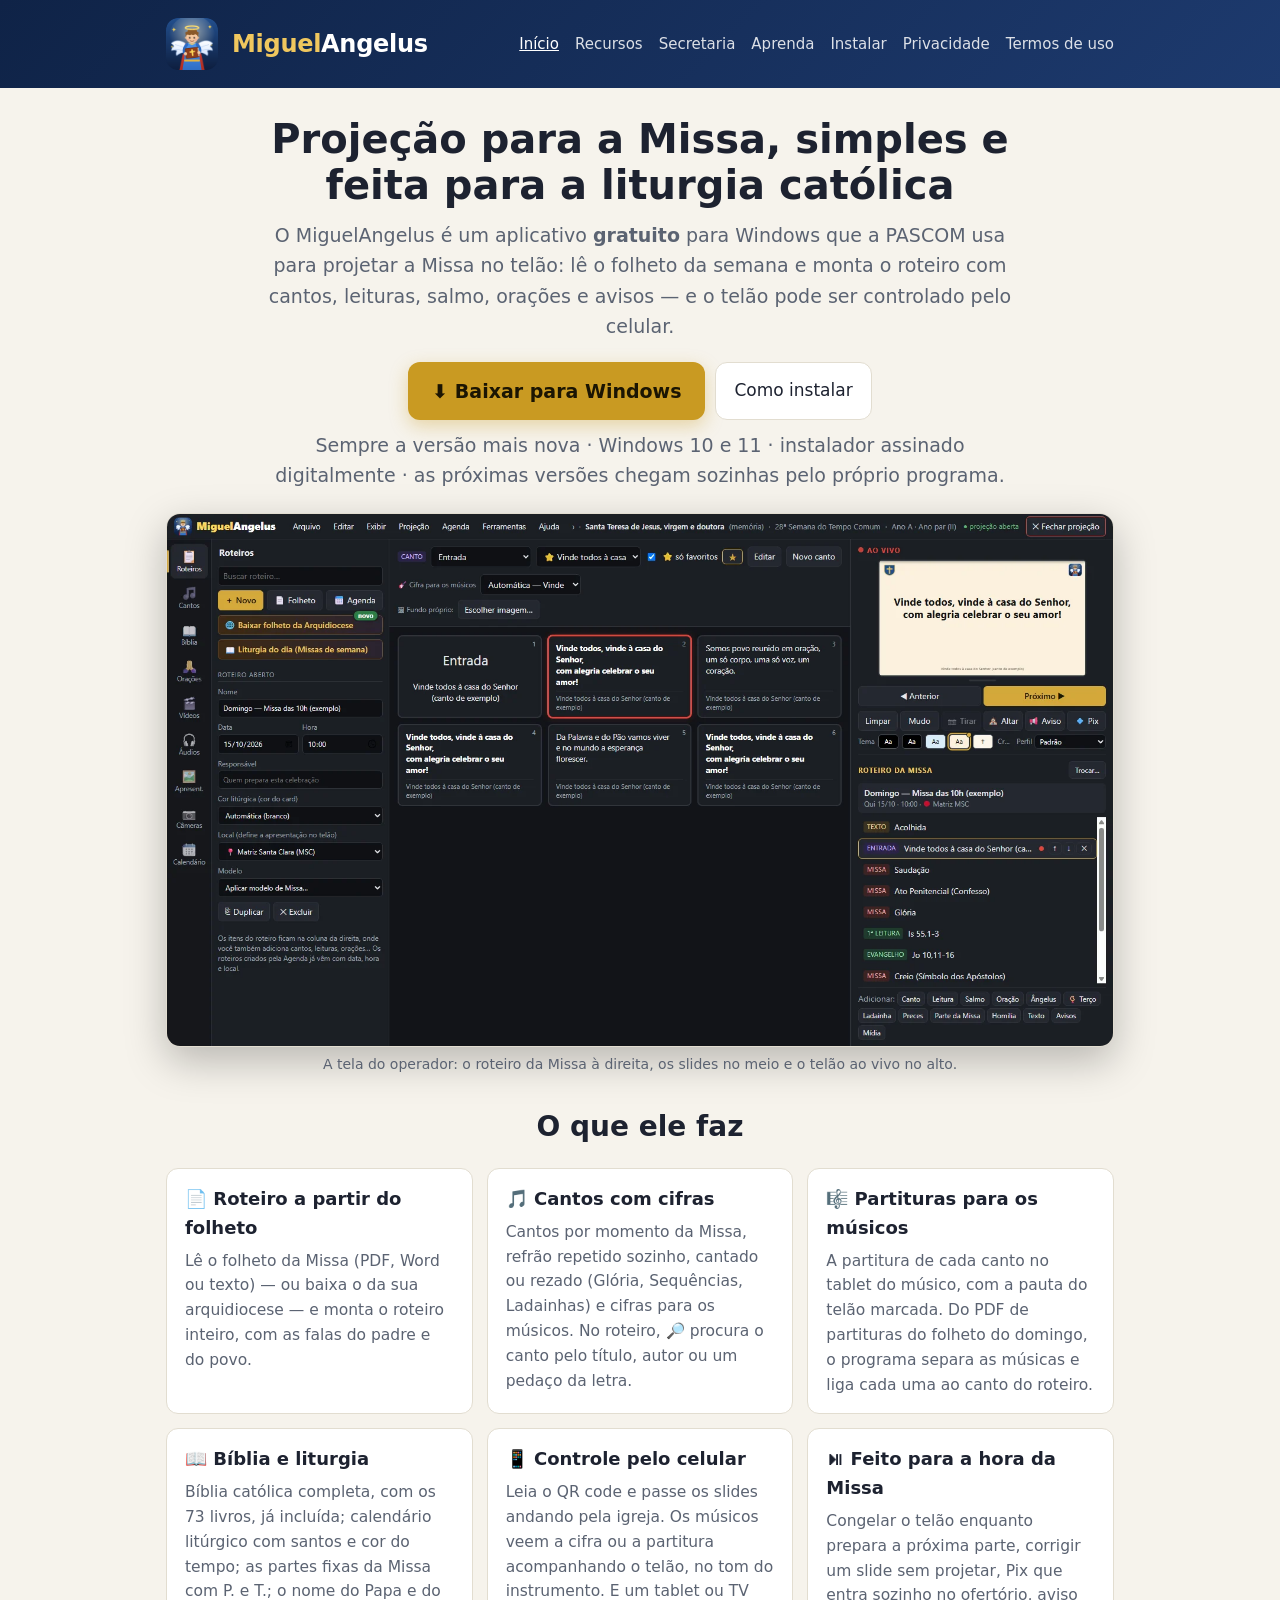
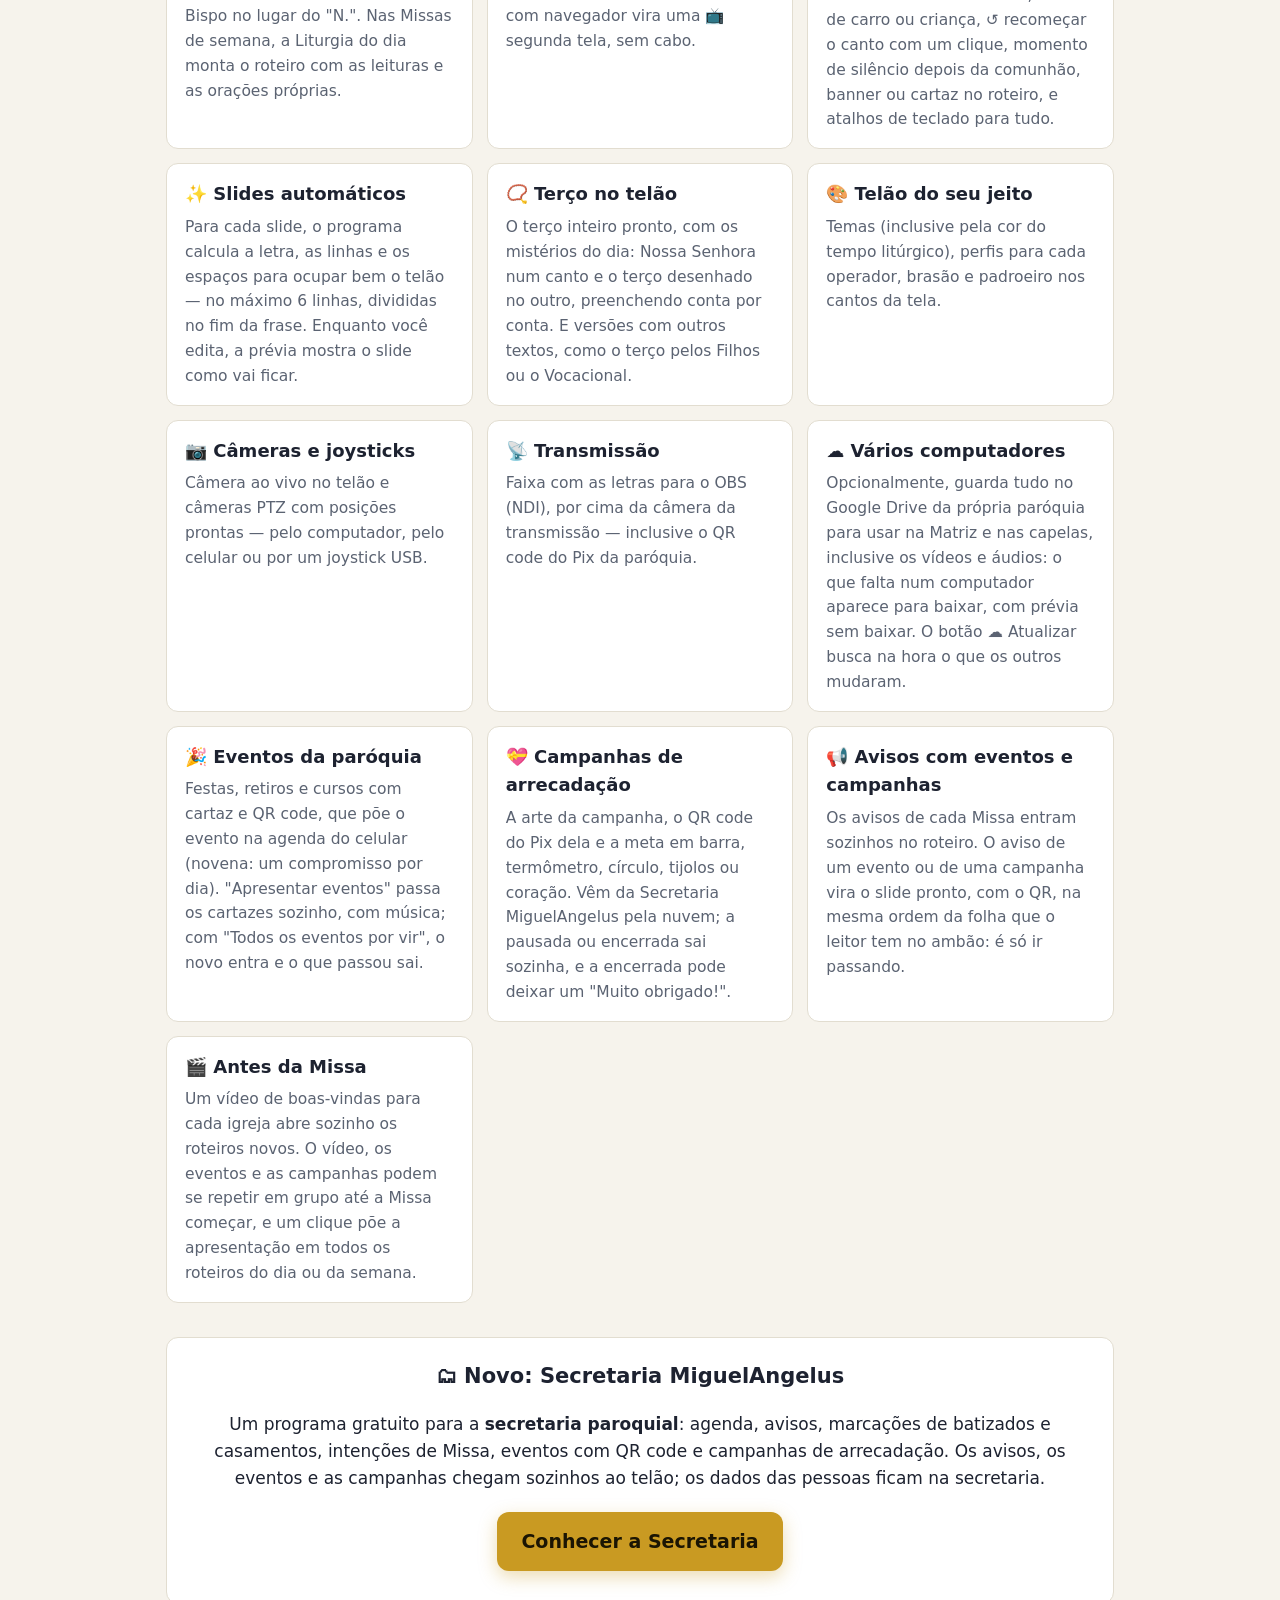
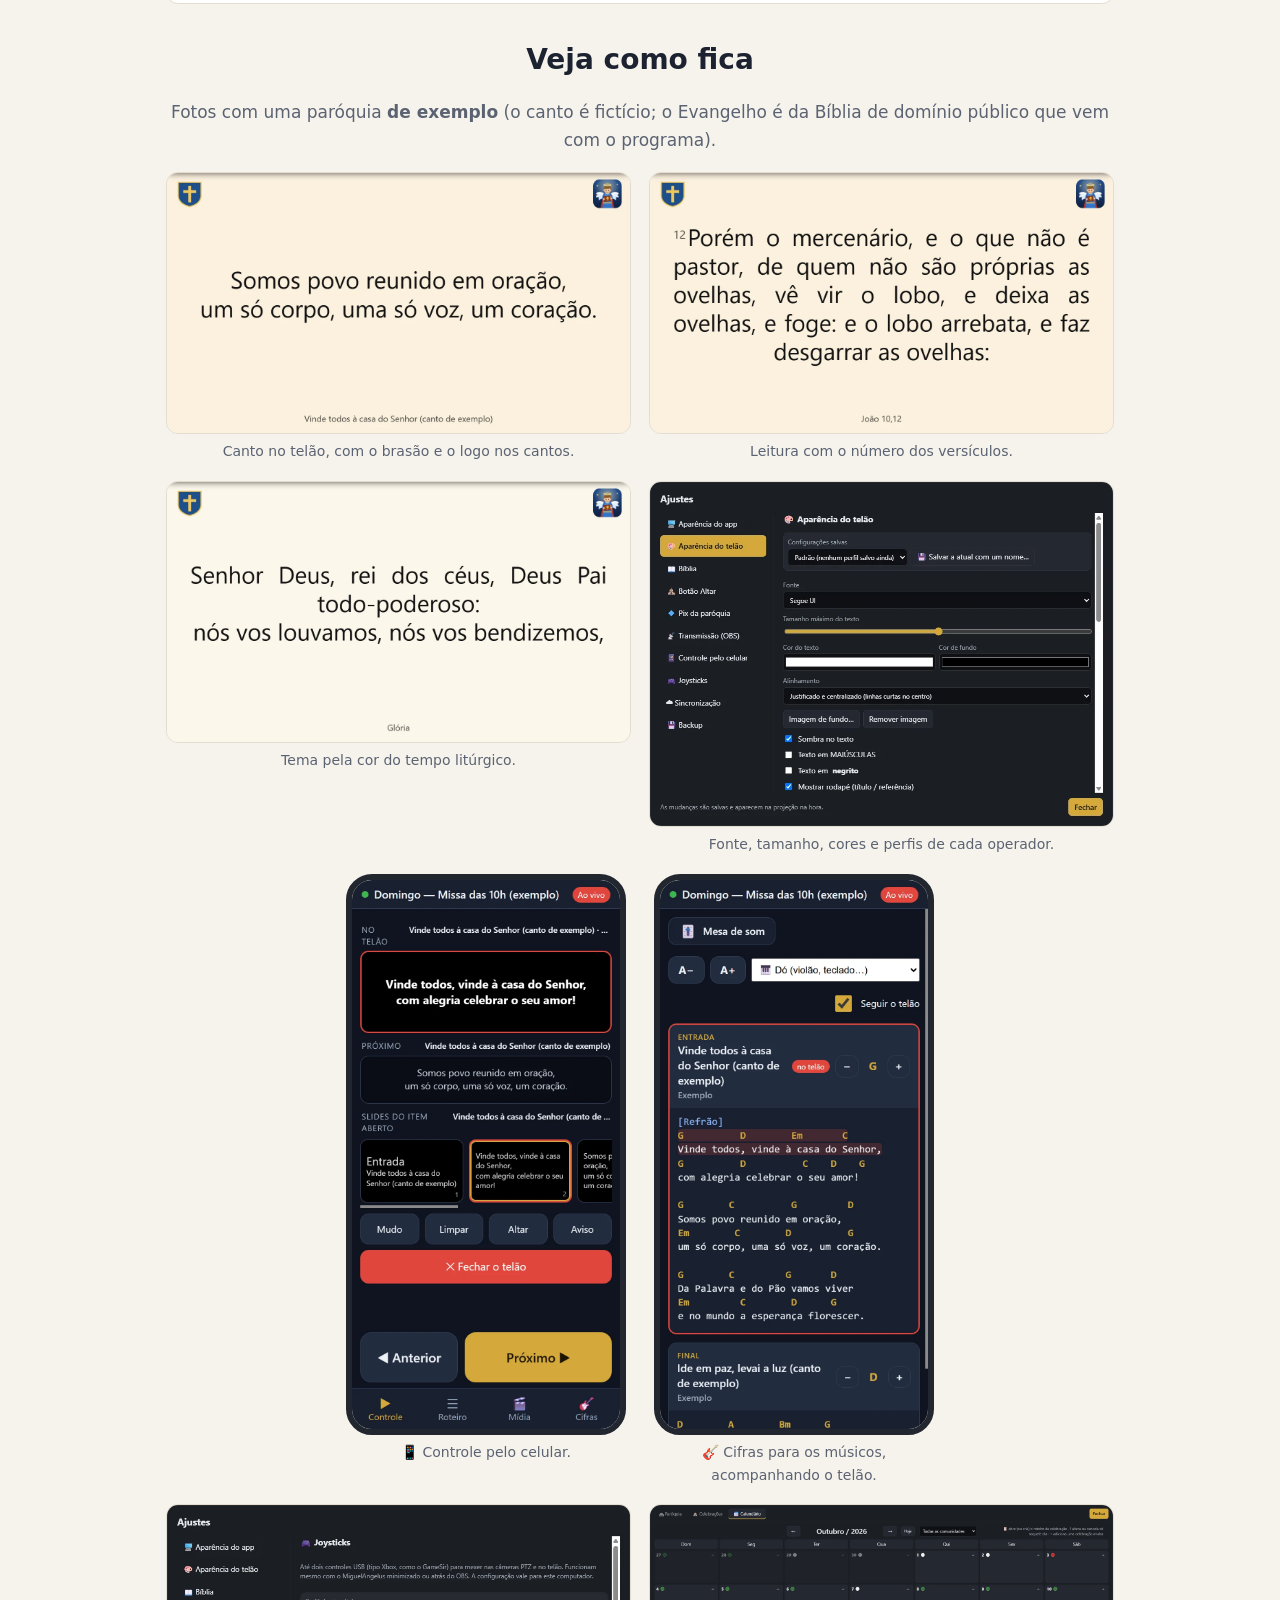
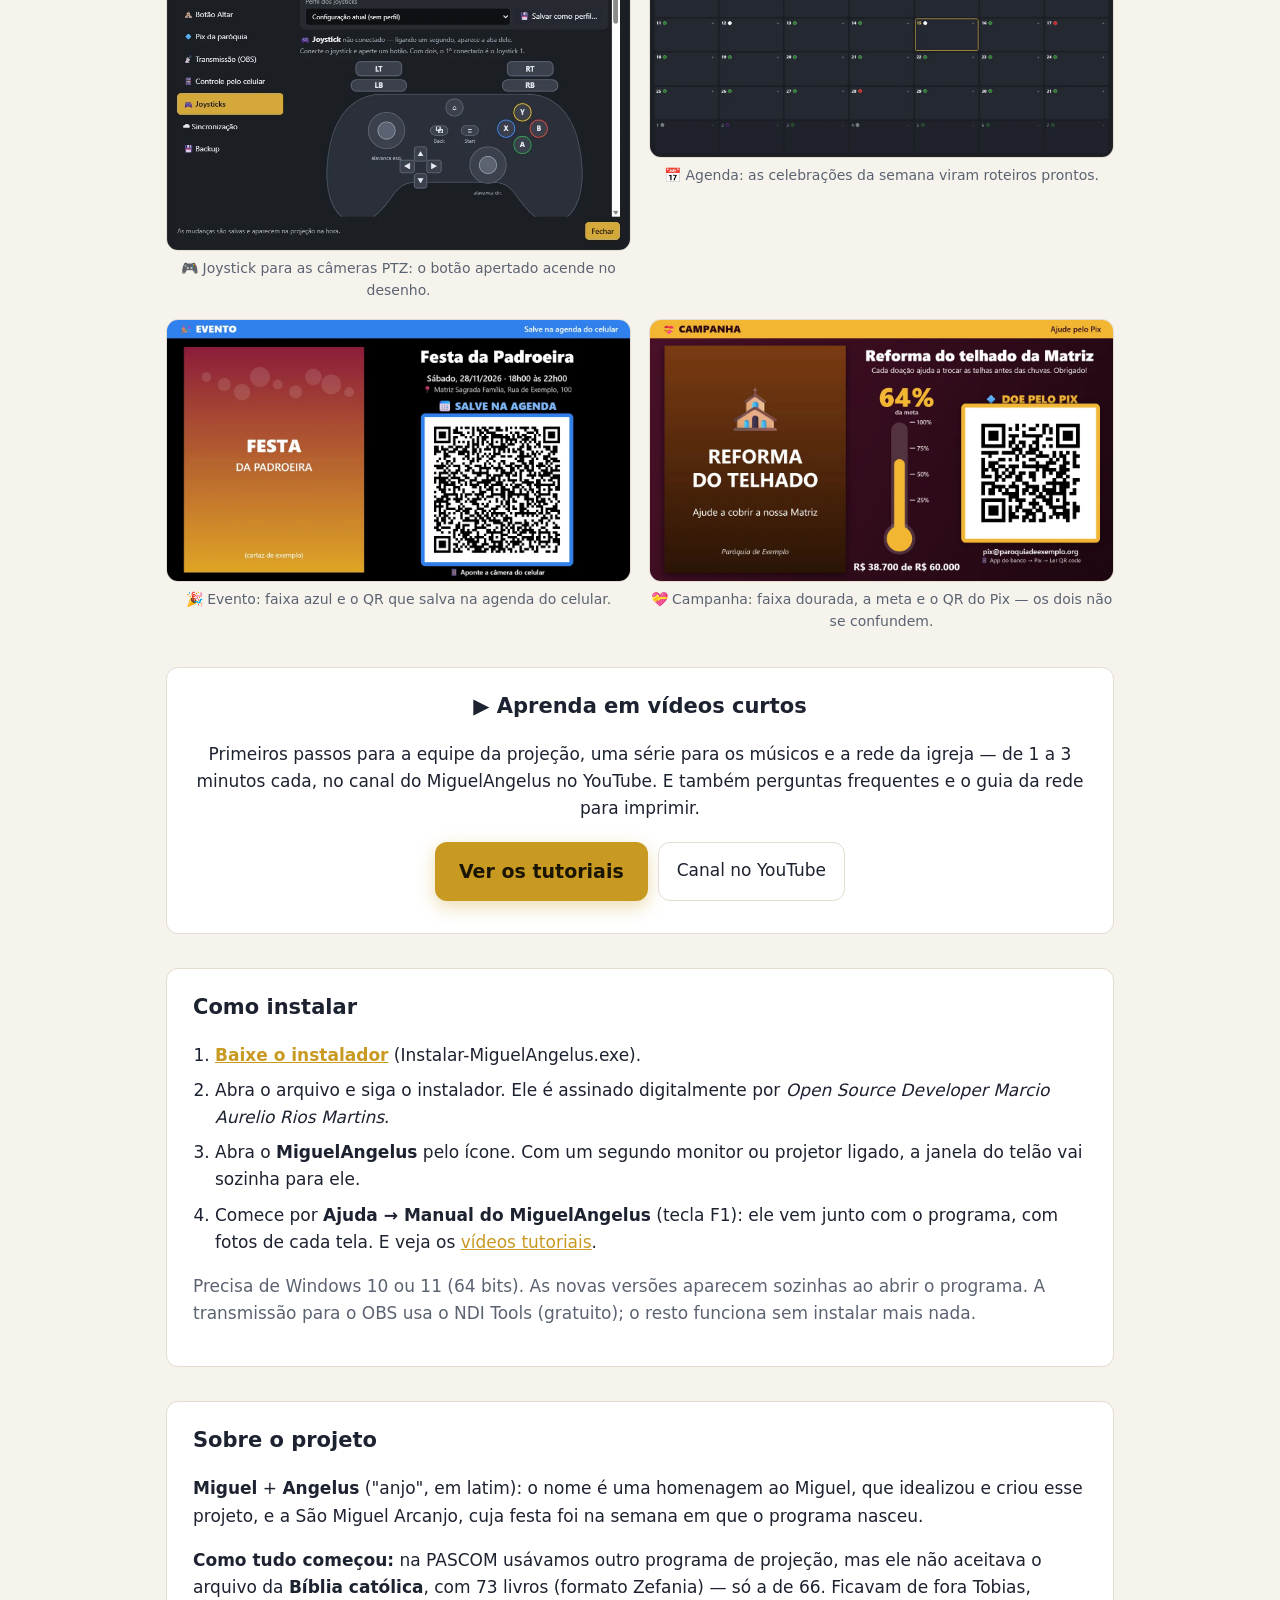
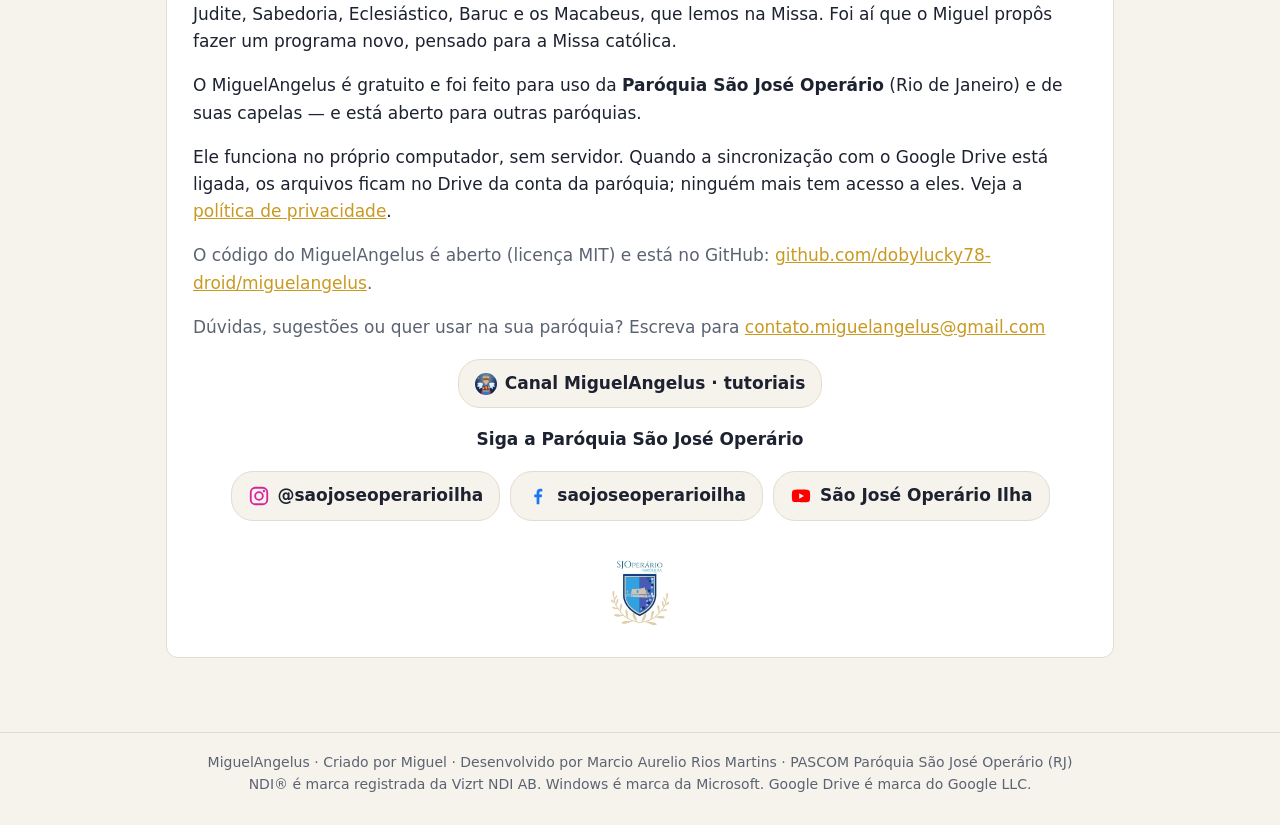
<file: index.html>
<!doctype html>
<html lang="pt-BR">
<head>
<meta charset="utf-8">
<meta name="viewport" content="width=device-width, initial-scale=1">
<title>MiguelAngelus — Projeção para a Missa</title>
<meta name="description" content="MiguelAngelus: aplicativo gratuito para Windows que projeta a Missa no telão — folheto, cantos com cifras, leituras, orações, celular, câmeras e transmissão. Feito pela PASCOM da Paróquia São José Operário (RJ).">
<!-- prévia ao compartilhar o link (WhatsApp, Facebook…) -->
<meta property="og:type" content="website">
<meta property="og:title" content="MiguelAngelus — Projeção para a Missa">
<meta property="og:description" content="Gratuito, em português, feito por uma PASCOM para as PASCOMs. Baixe a versão mais nova para Windows.">
<meta property="og:image" content="https://pascom-sjo.github.io/img/compartilhar.png">
<meta property="og:url" content="https://pascom-sjo.github.io/">
<meta property="og:locale" content="pt_BR">
<meta name="twitter:card" content="summary_large_image">
<link rel="icon" href="img/icone.svg" type="image/svg+xml">
<link rel="apple-touch-icon" href="img/icone-256.png">
<link rel="stylesheet" href="estilo.css">
</head>
<body>
<header class="topo"><div class="dentro">
  <img src="img/icone-256.png" alt="">
  <div class="nome"><b>Miguel</b>Angelus</div>
  <nav><a href="index.html" class="atual">Início</a><a href="#recursos">Recursos</a><a href="secretaria.html">Secretaria</a><a href="aprenda.html">Aprenda</a><a href="#instalar">Instalar</a><a href="privacidade.html">Privacidade</a><a href="termos.html">Termos de uso</a></nav>
</div></header>

<main>
  <section class="destaque">
    <div>
      <h1>Projeção para a Missa, simples e feita para a liturgia católica</h1>
      <p>O MiguelAngelus é um aplicativo <b>gratuito</b> para Windows que a PASCOM usa para projetar a Missa no telão:
        lê o folheto da semana e monta o roteiro com cantos, leituras, salmo, orações e avisos — e o telão pode ser
        controlado pelo celular.</p>
      <div class="botoes">
        <a class="baixar" href="https://github.com/dobylucky78-droid/miguelangelus/releases/latest/download/Instalar-MiguelAngelus.exe">⬇ Baixar para Windows</a>
        <a class="sec" href="#instalar">Como instalar</a>
      </div>
      <p class="pequeno sutil">Sempre a versão mais nova · Windows 10 e 11 · instalador assinado digitalmente · as próximas
        versões chegam sozinhas pelo próprio programa.</p>
    </div>
    <figure class="tela-principal"><img src="img/tela.webp" alt="Tela do MiguelAngelus com o roteiro de uma Missa de exemplo" loading="eager">
      <figcaption>A tela do operador: o roteiro da Missa à direita, os slides no meio e o telão ao vivo no alto.</figcaption></figure>
  </section>

  <section id="recursos">
    <h2 class="secao">O que ele faz</h2>
    <div class="cartoes">
      <div class="cartao"><h3>📄 Roteiro a partir do folheto</h3><p>Lê o folheto da Missa (PDF, Word ou texto) — ou baixa o da sua arquidiocese — e monta o roteiro inteiro, com as falas do padre e do povo.</p></div>
      <div class="cartao"><h3>🎵 Cantos com cifras</h3><p>Cantos por momento da Missa, refrão repetido sozinho, cantado ou rezado (Glória, Sequências, Ladainhas) e cifras para os músicos. No roteiro, 🔎 procura o canto pelo título, autor ou um pedaço da letra.</p></div>
      <div class="cartao"><h3>🎼 Partituras para os músicos</h3><p>A partitura de cada canto no tablet do músico, com a pauta do telão marcada. Do PDF de partituras do folheto do domingo, o programa separa as músicas e liga cada uma ao canto do roteiro.</p></div>
      <div class="cartao"><h3>📖 Bíblia e liturgia</h3><p>Bíblia católica completa, com os 73 livros, já incluída; calendário litúrgico com santos e cor do tempo; as partes fixas da Missa com P. e T.; o nome do Papa e do Bispo no lugar do "N.". Nas Missas de semana, a Liturgia do dia monta o roteiro com as leituras e as orações próprias.</p></div>
      <div class="cartao"><h3>📱 Controle pelo celular</h3><p>Leia o QR code e passe os slides andando pela igreja. Os músicos veem a cifra ou a partitura acompanhando o telão, no tom do instrumento. E um tablet ou TV com navegador vira uma 📺 segunda tela, sem cabo.</p></div>
      <div class="cartao"><h3>⏯ Feito para a hora da Missa</h3><p>Congelar o telão enquanto prepara a próxima parte, corrigir um slide sem projetar, Pix que entra sozinho no ofertório, aviso de carro ou criança, ↺ recomeçar o canto com um clique, momento de silêncio depois da comunhão, banner ou cartaz no roteiro, e atalhos de teclado para tudo.</p></div>
      <div class="cartao"><h3>✨ Slides automáticos</h3><p>Para cada slide, o programa calcula a letra, as linhas e os espaços para ocupar bem o telão — no máximo 6 linhas, divididas no fim da frase. Enquanto você edita, a prévia mostra o slide como vai ficar.</p></div>
      <div class="cartao"><h3>📿 Terço no telão</h3><p>O terço inteiro pronto, com os mistérios do dia: Nossa Senhora num canto e o terço desenhado no outro, preenchendo conta por conta. E versões com outros textos, como o terço pelos Filhos ou o Vocacional.</p></div>
      <div class="cartao"><h3>🎨 Telão do seu jeito</h3><p>Temas (inclusive pela cor do tempo litúrgico), perfis para cada operador, brasão e padroeiro nos cantos da tela.</p></div>
      <div class="cartao"><h3>📷 Câmeras e joysticks</h3><p>Câmera ao vivo no telão e câmeras PTZ com posições prontas — pelo computador, pelo celular ou por um joystick USB.</p></div>
      <div class="cartao"><h3>📡 Transmissão</h3><p>Faixa com as letras para o OBS (NDI), por cima da câmera da transmissão — inclusive o QR code do Pix da paróquia.</p></div>
      <div class="cartao"><h3>☁ Vários computadores</h3><p>Opcionalmente, guarda tudo no Google Drive da própria paróquia para usar na Matriz e nas capelas, inclusive os vídeos e áudios: o que falta num computador aparece para baixar, com prévia sem baixar. O botão ☁ Atualizar busca na hora o que os outros mudaram.</p></div>
      <div class="cartao"><h3>🎉 Eventos da paróquia</h3><p>Festas, retiros e cursos com cartaz e QR code, que põe o evento na agenda do celular (novena: um compromisso por dia). "Apresentar eventos" passa os cartazes sozinho, com música; com "Todos os eventos por vir", o novo entra e o que passou sai.</p></div>
      <div class="cartao"><h3>💝 Campanhas de arrecadação</h3><p>A arte da campanha, o QR code do Pix dela e a meta em barra, termômetro, círculo, tijolos ou coração. Vêm da Secretaria MiguelAngelus pela nuvem; a pausada ou encerrada sai sozinha, e a encerrada pode deixar um "Muito obrigado!".</p></div>
      <div class="cartao"><h3>📢 Avisos com eventos e campanhas</h3><p>Os avisos de cada Missa entram sozinhos no roteiro. O aviso de um evento ou de uma campanha vira o slide pronto, com o QR, na mesma ordem da folha que o leitor tem no ambão: é só ir passando.</p></div>
      <div class="cartao"><h3>🎬 Antes da Missa</h3><p>Um vídeo de boas-vindas para cada igreja abre sozinho os roteiros novos. O vídeo, os eventos e as campanhas podem se repetir em grupo até a Missa começar, e um clique põe a apresentação em todos os roteiros do dia ou da semana.</p></div>
    </div>
  </section>

  <section class="texto centro">
    <h2 style="margin-top:0">🗂 Novo: Secretaria MiguelAngelus</h2>
    <p>Um programa gratuito para a <b>secretaria paroquial</b>: agenda, avisos, marcações de batizados e casamentos, intenções de
      Missa, eventos com QR code e campanhas de arrecadação. Os avisos, os eventos e as campanhas chegam sozinhos ao telão; os dados das pessoas ficam na secretaria.</p>
    <div class="botoes" style="justify-content:center">
      <a class="baixar" href="secretaria.html">Conhecer a Secretaria</a>
    </div>
  </section>

  <section>
    <h2 class="secao">Veja como fica</h2>
    <p class="sutil centro">Fotos com uma paróquia <b>de exemplo</b> (o canto é fictício; o Evangelho é da Bíblia de domínio público que vem com o programa).</p>
    <div class="galeria">
      <figure><img src="img/telao_canto.webp" alt="Telão com um canto" loading="lazy"><figcaption>Canto no telão, com o brasão e o logo nos cantos.</figcaption></figure>
      <figure><img src="img/telao_evangelho.webp" alt="Telão com o Evangelho" loading="lazy"><figcaption>Leitura com o número dos versículos.</figcaption></figure>
      <figure><img src="img/telao_gloria.webp" alt="Telão no tema do tempo litúrgico" loading="lazy"><figcaption>Tema pela cor do tempo litúrgico.</figcaption></figure>
      <figure><img src="img/ajustes_aparencia.webp" alt="Ajustes da aparência do telão" loading="lazy"><figcaption>Fonte, tamanho, cores e perfis de cada operador.</figcaption></figure>
    </div>
    <div class="galeria celulares">
      <figure><img src="img/celular_controle.webp" alt="Controle pelo celular" loading="lazy"><figcaption>📱 Controle pelo celular.</figcaption></figure>
      <figure><img src="img/celular_musico.webp" alt="Cifras para os músicos no celular" loading="lazy"><figcaption>🎸 Cifras para os músicos, acompanhando o telão.</figcaption></figure>
    </div>
    <div class="galeria">
      <figure><img src="img/ajustes_joystick.webp" alt="Configuração do joystick" loading="lazy"><figcaption>🎮 Joystick para as câmeras PTZ: o botão apertado acende no desenho.</figcaption></figure>
      <figure><img src="img/agenda.webp" alt="Agenda da paróquia" loading="lazy"><figcaption>📅 Agenda: as celebrações da semana viram roteiros prontos.</figcaption></figure>
    </div>
    <div class="galeria">
      <figure><img src="img/sec_evento.webp" alt="Slide de um evento com o cartaz e o QR code da agenda" loading="lazy"><figcaption>🎉 Evento: faixa azul e o QR que salva na agenda do celular.</figcaption></figure>
      <figure><img src="img/telao_campanha.webp" alt="Slide de uma campanha com a arte, o termômetro da meta e o QR code do Pix" loading="lazy"><figcaption>💝 Campanha: faixa dourada, a meta e o QR do Pix — os dois não se confundem.</figcaption></figure>
    </div>
  </section>

  <section class="texto centro">
    <h2 style="margin-top:0">▶ Aprenda em vídeos curtos</h2>
    <p>Primeiros passos para a equipe da projeção, uma série para os músicos e a rede da igreja — de 1 a 3 minutos cada,
      no canal do MiguelAngelus no YouTube. E também perguntas frequentes e o guia da rede para imprimir.</p>
    <div class="botoes" style="justify-content:center">
      <a class="baixar" href="aprenda.html">Ver os tutoriais</a>
      <a class="sec" href="https://www.youtube.com/@MiguelAngelusapp" target="_blank" rel="noopener">Canal no YouTube</a>
    </div>
  </section>

  <section id="instalar" class="texto">
    <h2 style="margin-top:0">Como instalar</h2>
    <ol class="passos">
      <li><a href="https://github.com/dobylucky78-droid/miguelangelus/releases/latest/download/Instalar-MiguelAngelus.exe"><b>Baixe o instalador</b></a> (Instalar-MiguelAngelus.exe).</li>
      <li>Abra o arquivo e siga o instalador. Ele é assinado digitalmente por <i>Open Source Developer Marcio Aurelio Rios Martins</i>.</li>
      <li>Abra o <b>MiguelAngelus</b> pelo ícone. Com um segundo monitor ou projetor ligado, a janela do telão vai sozinha para ele.</li>
      <li>Comece por <b>Ajuda → Manual do MiguelAngelus</b> (tecla F1): ele vem junto com o programa, com fotos de cada tela.
        E veja os <a href="aprenda.html">vídeos tutoriais</a>.</li>
    </ol>
    <p class="sutil">Precisa de Windows 10 ou 11 (64 bits). As novas versões aparecem sozinhas ao abrir o programa.
      A transmissão para o OBS usa o NDI Tools (gratuito); o resto funciona sem instalar mais nada.</p>
  </section>

  <section class="texto sobre">
    <h2 style="margin-top:0">Sobre o projeto</h2>
    <p><b>Miguel</b> + <b>Angelus</b> ("anjo", em latim): o nome é uma homenagem ao Miguel, que idealizou e criou esse projeto, e a
      São Miguel Arcanjo, cuja festa foi na semana em que o programa nasceu.</p>
    <p><b>Como tudo começou:</b> na PASCOM usávamos outro programa de projeção, mas ele não aceitava o arquivo da <b>Bíblia católica</b>,
      com 73 livros (formato Zefania) — só a de 66. Ficavam de fora Tobias, Judite, Sabedoria, Eclesiástico, Baruc e os Macabeus, que lemos
      na Missa. Foi aí que o Miguel propôs fazer um programa novo, pensado para a Missa católica.</p>
    <p>O MiguelAngelus é gratuito e foi feito para uso
      da <b>Paróquia São José Operário</b> (Rio de Janeiro) e de suas capelas — e está aberto para outras paróquias.</p>
    <p>Ele funciona no próprio computador, sem servidor. Quando a sincronização com o Google Drive está ligada, os arquivos
      ficam no Drive da conta da paróquia; ninguém mais tem acesso a eles. Veja a <a href="privacidade.html">política de privacidade</a>.</p>
    <p class="sutil">O código do MiguelAngelus é aberto (licença MIT) e está no GitHub: <a href="https://github.com/dobylucky78-droid/miguelangelus" target="_blank" rel="noopener">github.com/dobylucky78-droid/miguelangelus</a>.</p>
    <p class="sutil">Dúvidas, sugestões ou quer usar na sua paróquia? Escreva para <a href="mailto:contato.miguelangelus@gmail.com">contato.miguelangelus@gmail.com</a></p>
    <div class="redes">
      <a href="https://www.youtube.com/@MiguelAngelusapp" target="_blank" rel="noopener" class="canal" aria-label="Canal do MiguelAngelus no YouTube">
        <img src="img/icone-256.png" alt=""> Canal MiguelAngelus · tutoriais</a>
    </div>
    <h3 class="centro redes-tit">Siga a Paróquia São José Operário</h3>
    <div class="redes">
      <a href="https://www.instagram.com/saojoseoperarioilha/" target="_blank" rel="noopener" class="ig" aria-label="Instagram da paróquia">
        <svg viewBox="0 0 24 24" aria-hidden="true"><rect x="3" y="3" width="18" height="18" rx="5" fill="none" stroke="currentColor" stroke-width="2"/><circle cx="12" cy="12" r="4.2" fill="none" stroke="currentColor" stroke-width="2"/><circle cx="17.4" cy="6.6" r="1.3" fill="currentColor"/></svg>
        @saojoseoperarioilha</a>
      <a href="https://www.facebook.com/saojoseoperarioilha" target="_blank" rel="noopener" class="fb" aria-label="Facebook da paróquia">
        <svg viewBox="0 0 24 24" aria-hidden="true"><path fill="currentColor" d="M13.5 21v-7.6h2.6l.4-3h-3V8.5c0-.9.3-1.5 1.6-1.5h1.6V4.3c-.3 0-1.2-.1-2.3-.1-2.3 0-3.9 1.4-3.9 4v2.2H7.9v3h2.6V21z"/></svg>
        saojoseoperarioilha</a>
      <a href="https://www.youtube.com/@SaoJos%C3%A9Oper%C3%A1rioIlha" target="_blank" rel="noopener" class="yt" aria-label="YouTube da paróquia">
        <svg viewBox="0 0 24 24" aria-hidden="true"><path fill="currentColor" d="M21.6 7.2a2.6 2.6 0 0 0-1.8-1.8C18.2 5 12 5 12 5s-6.2 0-7.8.4A2.6 2.6 0 0 0 2.4 7.2 27 27 0 0 0 2 12a27 27 0 0 0 .4 4.8 2.6 2.6 0 0 0 1.8 1.8C5.8 19 12 19 12 19s6.2 0 7.8-.4a2.6 2.6 0 0 0 1.8-1.8A27 27 0 0 0 22 12a27 27 0 0 0-.4-4.8zM10 15V9l5.2 3z"/></svg>
        São José Operário Ilha</a>
    </div>
    <div class="creditos">
      <img src="img/brasao-paroquia.webp" alt="Brasão da Paróquia São José Operário">
    </div>
  </section>
</main>

<footer>MiguelAngelus · Criado por Miguel · Desenvolvido por Marcio Aurelio Rios Martins · PASCOM Paróquia São José Operário (RJ)<br>
  <span class="pequeno">NDI® é marca registrada da Vizrt NDI AB. Windows é marca da Microsoft. Google Drive é marca do Google LLC.</span></footer>
</body>
</html>
</file>
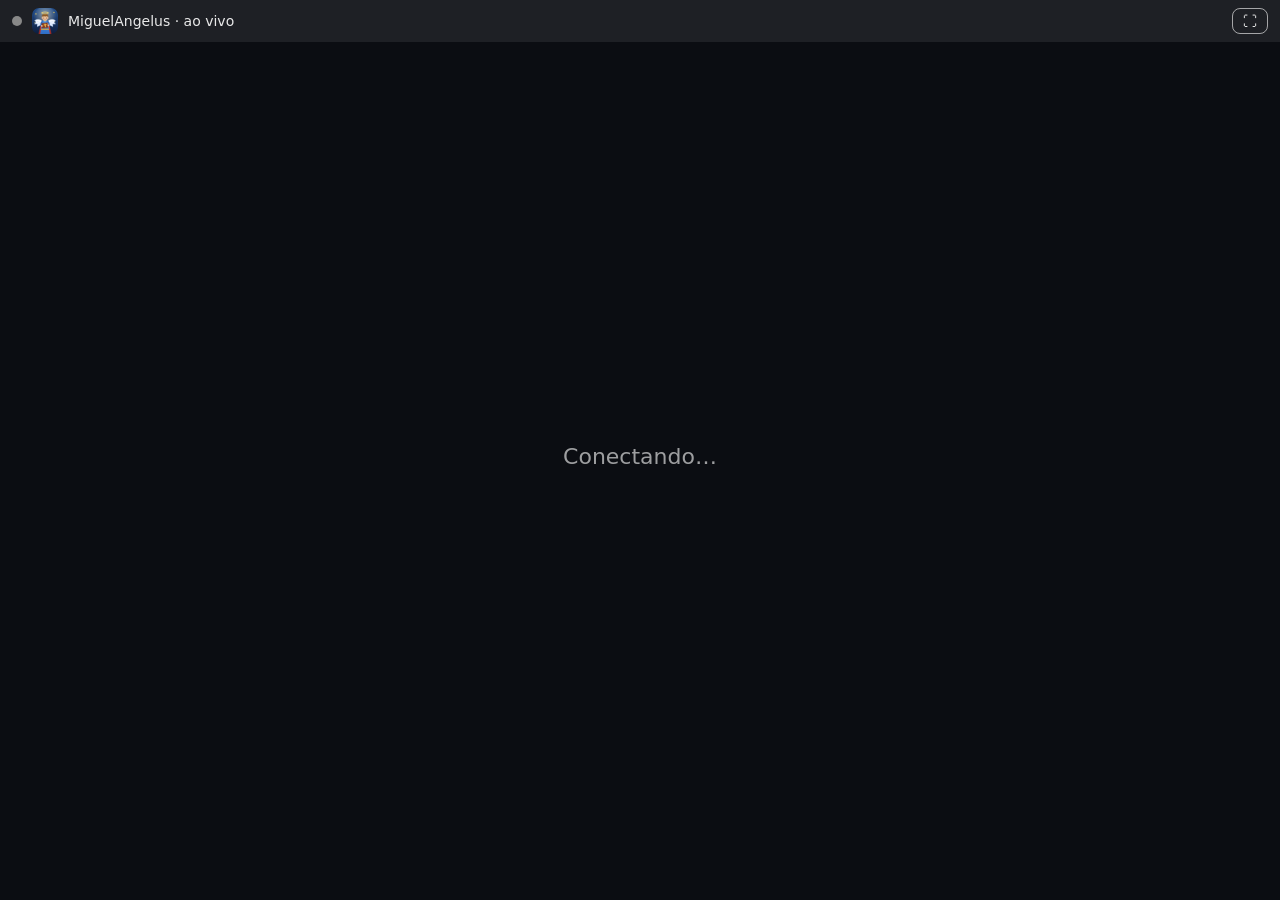
<file: aovivo.html>
<!doctype html>
<html lang="pt-BR">
<head>
<meta charset="utf-8">
<meta name="viewport" content="width=device-width, initial-scale=1, viewport-fit=cover">
<meta name="robots" content="noindex, nofollow">
<meta name="theme-color" content="#0f2347">
<title>Ao vivo — MiguelAngelus</title>
<meta property="og:title" content="Acompanhe a celebração ao vivo">
<meta property="og:description" content="Os slides do telão no seu celular, tablet ou TV — MiguelAngelus, Paróquia São José Operário (RJ).">
<meta property="og:image" content="https://pascom-sjo.github.io/img/compartilhar.png">
<link rel="icon" href="img/icone.svg" type="image/svg+xml">
<link rel="apple-touch-icon" href="img/icone-256.png">
<style>
  :root { --fundo: #0b0d12; --texto: #ffffff; --rotulo: #ffd166; --barra: rgba(255,255,255,.08); --sutil: rgba(255,255,255,.6); }
  * { box-sizing: border-box; }
  html, body { margin: 0; height: 100%; background: var(--fundo); color: var(--texto); font-family: "Segoe UI", system-ui, -apple-system, Roboto, Arial, sans-serif; transition: background .4s, color .4s; }
  body { display: flex; flex-direction: column; }
  .barra { display: flex; align-items: center; gap: 10px; padding: 8px 12px; background: var(--barra); font-size: 14px; }
  .barra img { width: 26px; height: 26px; border-radius: 7px; }
  .barra .tit { flex: 1; min-width: 0; white-space: nowrap; overflow: hidden; text-overflow: ellipsis; opacity: .9; }
  .ponto { width: 10px; height: 10px; border-radius: 50%; background: #888; flex: none; }
  .ponto.on { background: #e0463c; box-shadow: 0 0 0 0 rgba(224,70,60,.7); animation: pulsa 1.6s infinite; }
  @keyframes pulsa { 70% { box-shadow: 0 0 0 9px rgba(224,70,60,0); } 100% { box-shadow: 0 0 0 0 rgba(224,70,60,0); } }
  .barra button { background: transparent; border: 1px solid var(--sutil); color: inherit; border-radius: 8px; padding: 4px 10px; font: inherit; cursor: pointer; }
  #palco { flex: 1; position: relative; overflow: hidden; }
  #texto { position: absolute; inset: 0; display: flex; align-items: center; justify-content: center; text-align: center;
    padding: 4vh 5vw; line-height: 1.25; white-space: normal; overflow-wrap: break-word; }
  #texto .bloco { max-width: 100%; }
  #rodape { text-align: center; font-size: 14px; color: var(--sutil); padding: 6px 12px 10px; min-height: 30px; }
  .resp { font-weight: 700; }
  .quem { color: var(--rotulo); font-weight: 700; }
  sup { font-size: .55em; opacity: .7; margin-right: .1em; }
  font.m-vermelho { color: #c8102e; } font.m-dourado { color: #c99a22; } font.m-azul { color: #1d6fd1; } font.m-verde { color: #2e9e4f; }
  font.m-roxo { color: #7b3fa8; } font.m-branco { color: #fff; } font.m-preto { color: #111; }
  body.escuro font.m-vermelho { color: #ff6b5f; } body.escuro font.m-azul { color: #6fb0ff; } body.escuro font.m-verde { color: #6fd38a; } body.escuro font.m-preto { color: #ccc; }
  big.m-g { font-size: 1.2em; } big.m-gg { font-size: 1.45em; font-weight: 700; } small.m-pq { font-size: .8em; }
  .espera { color: var(--sutil); font-size: 22px; line-height: 1.5; }
  .espera b { color: var(--texto); }
  .entrada { margin-top: 18px; display: flex; gap: 8px; justify-content: center; }
  .entrada input { font: 700 26px/1 Consolas, monospace; letter-spacing: .2em; text-transform: uppercase; width: 8.5em; text-align: center; padding: 10px; border-radius: 10px; border: 1px solid #555; background: #111; color: #fff; }
  .entrada button { font: 700 18px "Segoe UI", sans-serif; padding: 10px 18px; border-radius: 10px; border: 0; background: #c99a22; color: #1b1503; cursor: pointer; }
</style>
</head>
<body class="escuro">
<div class="barra">
  <span id="ponto" class="ponto" title="Conexão"></span>
  <img src="img/icone-256.png" alt="">
  <span class="tit" id="titulo">MiguelAngelus · ao vivo</span>
  <button id="btTela" title="Tela cheia (bom para TV)">⛶</button>
</div>
<div id="palco"><div id="texto"><div class="bloco espera">Conectando…</div></div></div>
<div id="rodape"></div>

<script>
// Endereço do serviço (Cloudflare Worker). Para testes: ?s=http://127.0.0.1:8790
var SERVICO = 'https://miguelangelus-aovivo.pascom-sjo.workers.dev';
var q = new URLSearchParams(location.search);
var servico = (q.get('s') || SERVICO).replace(/\/+$/, '');
var codigo = (q.get('c') || '').toUpperCase().replace(/[^A-Z0-9]/g, '');
var $ = function (id) { return document.getElementById(id); };
var esc = function (s) { return String(s == null ? '' : s).replace(/[&<>"']/g, function (c) { return { '&': '&amp;', '<': '&lt;', '>': '&gt;', '"': '&quot;', "'": '&#39;' }[c]; }); };
var RX_MARCA = /&lt;(\/?)(b|i|u|gg|g|pq|vermelho|dourado|azul|verde|roxo|branco|preto)&gt;/gi;
function trocaMarca(_, f, t) {
  t = t.toLowerCase();
  if (t === 'b' || t === 'i' || t === 'u') return '<' + f + t + '>';
  var el = 'vermelho dourado azul verde roxo branco preto'.indexOf(t) >= 0 ? 'font' : t === 'pq' ? 'small' : 'big';
  return f ? '</' + el + '>' : '<' + el + ' class="m-' + t + '">';
}
// mesmo jeito do telão: P./T. coloridos, resposta do povo em negrito, marcas de cor e tamanho
function htmlSlide(s, cfg) {
  if (s.versos) return s.versos.map(function (v) { return '<sup>' + esc(v.n) + '</sup>' + esc(v.t); }).join(' ');
  var povo = false;
  var linhas = esc(s.texto || '').split('\n').map(function (l, i) {
    var num = i === 0 && s.numerado ? /^\s*(\d+)\.\s+/.exec(l) : null;
    if (num) return '<span class="quem">' + num[1] + '.</span> ' + l.slice(num[0].length);
    var m = /^\s*([PTLCD])\.\s+/.exec(l), quem = '';
    if (m) { povo = m[1] === 'T'; if (cfg.mostrarRotulos !== false) quem = '<span class="quem">' + m[1] + '.</span> '; l = l.slice(m[0].length); }
    else if (/^\s*(—|R\.)/.test(l)) povo = true;
    return quem + (povo ? '<span class="resp">' + l + '</span>' : l);
  });
  var html = linhas.join('<br>').replace(RX_MARCA, trocaMarca);
  return s.refrao ? '<span class="resp">' + html + '</span>' : html;
}
// a letra fica do maior tamanho que cabe na tela (como no telão)
function ajustar() {
  var t = $('texto'), b = t.firstChild;
  if (!b) return;
  var lo = 12, hi = Math.min(innerWidth, innerHeight) * 0.16, ok = lo;
  for (var k = 0; k < 14; k++) {
    var m = (lo + hi) / 2; b.style.fontSize = m + 'px';
    if (b.scrollHeight <= t.clientHeight - 8 && b.scrollWidth <= t.clientWidth) { ok = m; lo = m; } else hi = m;
  }
  b.style.fontSize = ok + 'px';
}
function tema(e) {
  var tm = (e && e.tema) || {};
  var r = document.documentElement.style;
  r.setProperty('--fundo', tm.fundo || '#0b0d12'); r.setProperty('--texto', tm.texto || '#ffffff'); r.setProperty('--rotulo', tm.rotulo || '#ffd166');
  var claro = /^#?(f|e|d)/i.test((tm.fundo || '#000').replace('#', ''));
  document.body.className = claro ? 'claro' : 'escuro';
  r.setProperty('--barra', claro ? 'rgba(0,0,0,.06)' : 'rgba(255,255,255,.08)');
  r.setProperty('--sutil', claro ? 'rgba(0,0,0,.55)' : 'rgba(255,255,255,.6)');
  $('texto').style.fontFamily = tm.fonte || '';
  $('texto').style.textTransform = tm.maiusculas ? 'uppercase' : 'none';
  $('texto').style.fontWeight = tm.negrito ? '700' : '400';
}
var ultimoEstado = null;
function mostrar(e) {
  ultimoEstado = e;
  tema(e);
  $('titulo').textContent = (e && e.celebracao) || 'MiguelAngelus · ao vivo';
  var s = e && e.slide;
  if (!e || e.fim) $('texto').innerHTML = '<div class="bloco espera">' + (e && e.fim ? 'A transmissão terminou.<br>Obrigado por acompanhar! 🙏' : 'Aguardando a celebração começar…') + '</div>';
  else if (!s) $('texto').innerHTML = '<div class="bloco espera">🙏</div>';
  else $('texto').innerHTML = '<div class="bloco">' + htmlSlide(s, (e.tema || {})) + '</div>';
  $('rodape').textContent = (s && s.rodape) || '';
  ajustar();
}
function pedirCodigo(msg) {
  $('ponto').className = 'ponto';
  $('texto').innerHTML = '<div class="bloco espera">' + (msg ? msg + '<br>' : '') + 'Digite o <b>código da celebração</b><br>(aparece no telão, junto do QR code):' +
    '<form class="entrada" id="formCod"><input id="cod" maxlength="12" autocomplete="off" value="' + esc(codigo) + '"><button>Entrar</button></form></div>';
  $('texto').firstChild.style.fontSize = '';
  $('formCod').onsubmit = function (ev) { ev.preventDefault(); codigo = $('cod').value.toUpperCase().replace(/[^A-Z0-9]/g, ''); if (codigo) { history.replaceState(null, '', '?c=' + codigo + (q.get('s') ? '&s=' + encodeURIComponent(q.get('s')) : '')); conectar(); } };
}
// WebSocket (na hora); se não der, pergunta o estado a cada 3 s
// Sem código no link: tenta assim mesmo (o programa pode estar "sem código"); se o serviço pedir, aparece o campo.
var ws = null, espera = 1000, sondando = 0, pingT = 0, motivo = '';
var semCodigo = function () {
  var m = motivo || (codigo ? 'Código não encontrado (ele muda a cada dia).' : '');
  codigo = ''; motivo = ''; pedirCodigo(m);
};
function conectar() {
  clearInterval(sondando); clearInterval(pingT);
  if (!window.WebSocket) return sondar();
  try { ws = new WebSocket(servico.replace(/^http/, 'ws') + '/ao-vivo' + (codigo ? '?c=' + codigo : '')); } catch (e) { return sondar(); }
  var abriu = false;
  ws.onopen = function () { abriu = true; espera = 1000; $('ponto').className = 'ponto on'; pingT = setInterval(function () { try { ws.send('ping'); } catch (e) {} }, 25000); };
  ws.onmessage = function (m) {
    if (m.data === 'pong') return;
    var d; try { d = JSON.parse(m.data); } catch (e) { return; }
    if (d.tipo === 'estado') { motivo = ''; mostrar(d.estado); }
    if (d.tipo === 'erro' && d.erro === 'codigo') { ws.onclose = function () { clearInterval(pingT); }; semCodigo(); }
  };
  ws.onclose = function (ev) {
    clearInterval(pingT); $('ponto').className = 'ponto';
    // o código mudou (ou o link ficou aberto): tenta de novo sem código; se precisar, pede o novo
    if (ev.code === 4004) { if (!motivo) { motivo = 'O código desta celebração mudou.'; codigo = ''; history.replaceState(null, '', q.get('s') ? '?s=' + encodeURIComponent(q.get('s')) : location.pathname); return conectar(); } return; }
    if (!abriu && espera > 8000) return sondar();
    setTimeout(conectar, espera); espera = Math.min(espera * 2, 15000);
  };
}
function sondar() {
  clearInterval(sondando);
  var vez = function () {
    fetch(servico + '/estado' + (codigo ? '?c=' + codigo : ''), { cache: 'no-store' }).then(function (r) { return r.json(); }).then(function (d) {
      if (!d.ok) { clearInterval(sondando); return semCodigo(); }
      $('ponto').className = 'ponto on'; motivo = '';
      if (JSON.stringify(d.estado) !== JSON.stringify(ultimoEstado)) mostrar(d.estado);
    }).catch(function () { $('ponto').className = 'ponto'; });
  };
  vez(); sondando = setInterval(vez, 3000);
}
// tela cheia (TV) e tela sempre acesa enquanto acompanha
$('btTela').onclick = function () { var d = document.documentElement; (d.requestFullscreen || d.webkitRequestFullscreen || function () {}).call(d); };
var trava = null;
function manterAcesa() { if (navigator.wakeLock && document.visibilityState === 'visible') navigator.wakeLock.request('screen').then(function (t) { trava = t; }).catch(function () {}); }
document.addEventListener('visibilitychange', function () { manterAcesa(); if (document.visibilityState === 'visible' && ws && ws.readyState > 1) conectar(); });
document.addEventListener('click', manterAcesa, { once: true });
addEventListener('resize', ajustar);
manterAcesa();
conectar();
</script>
</body>
</html>
</file>
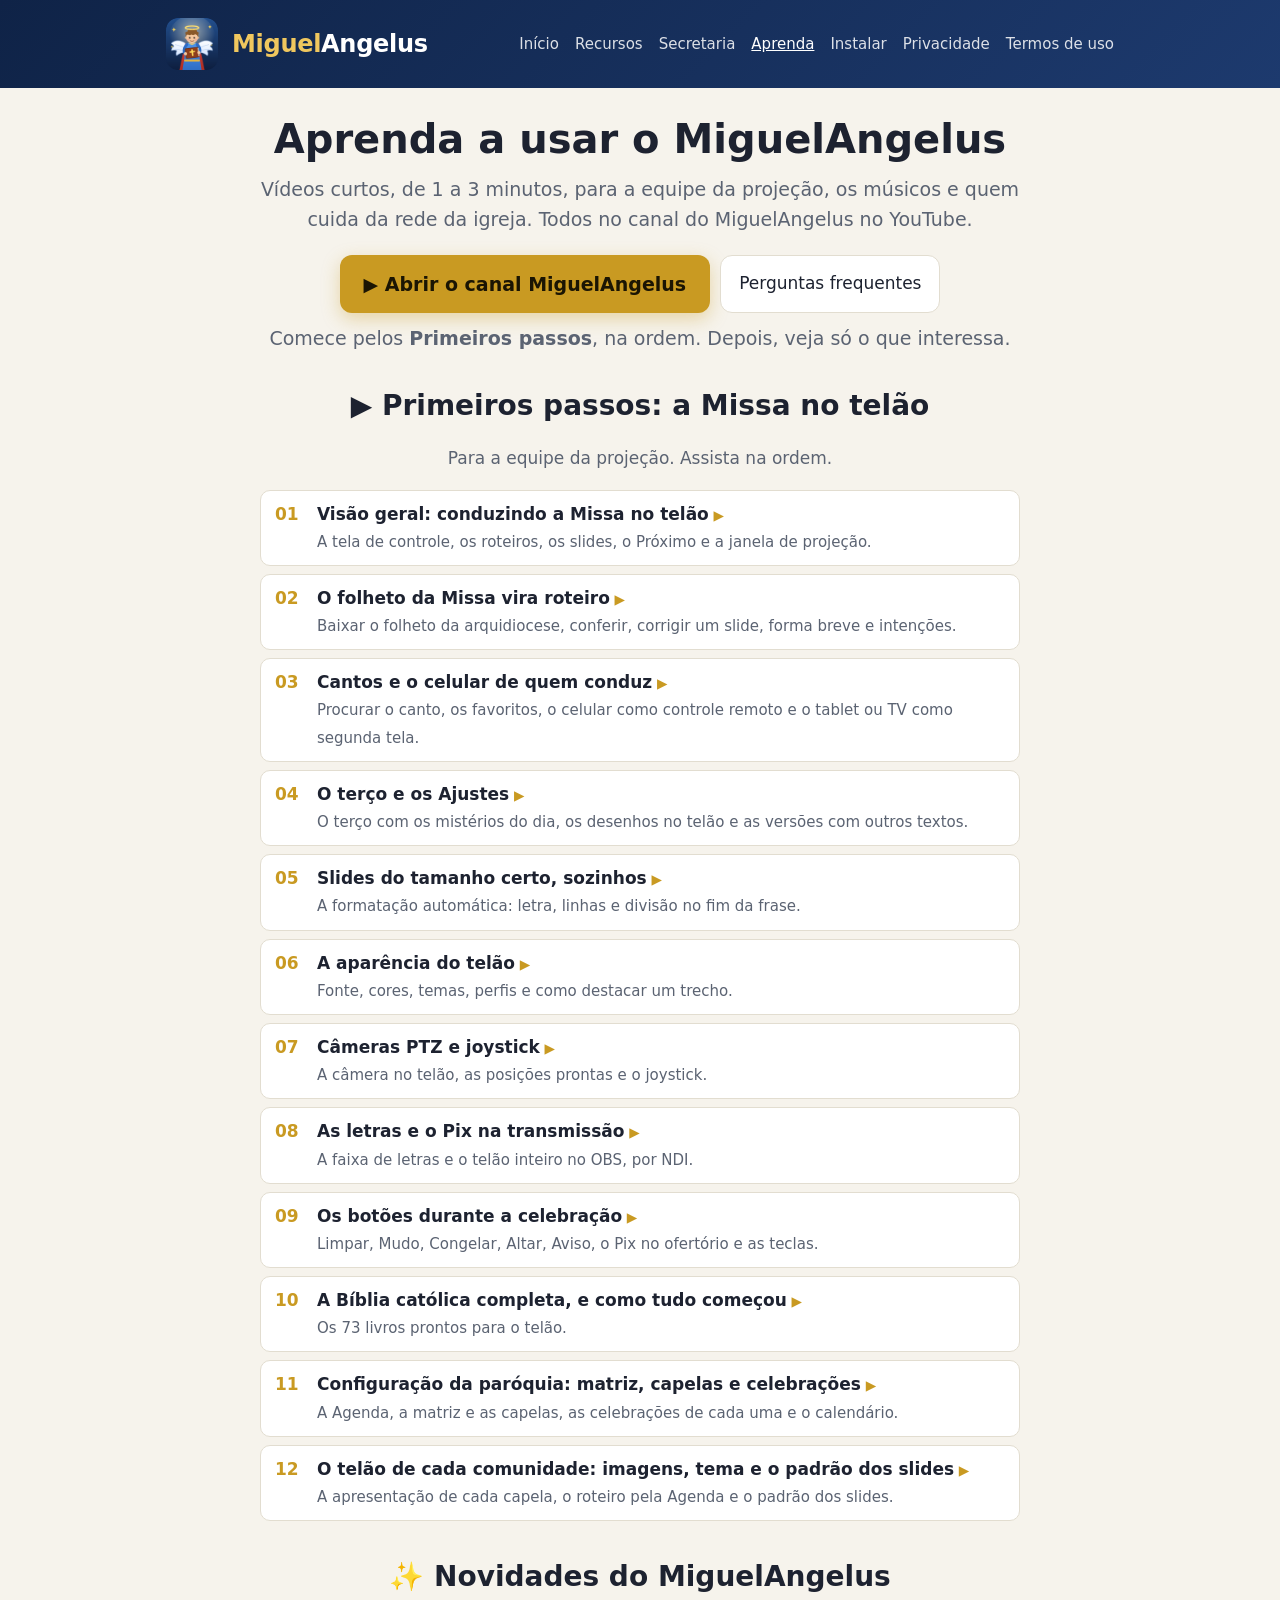
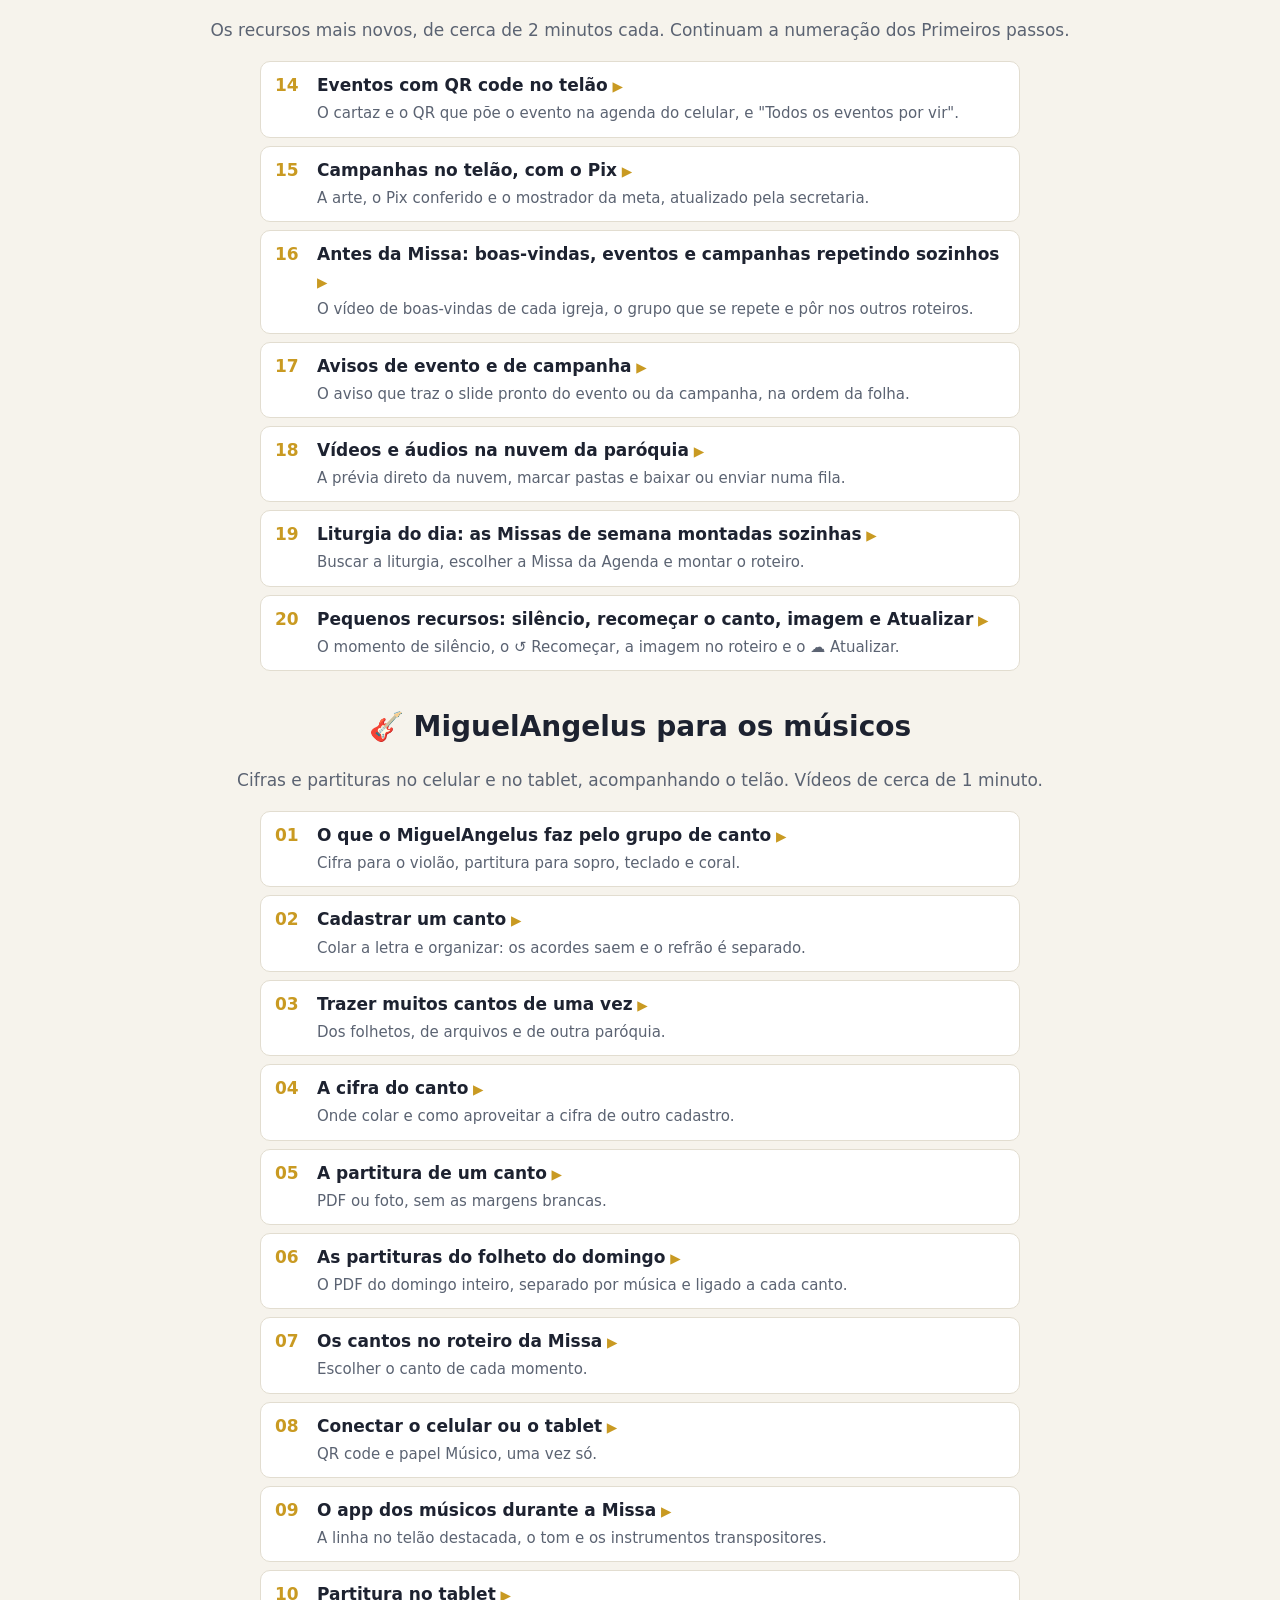
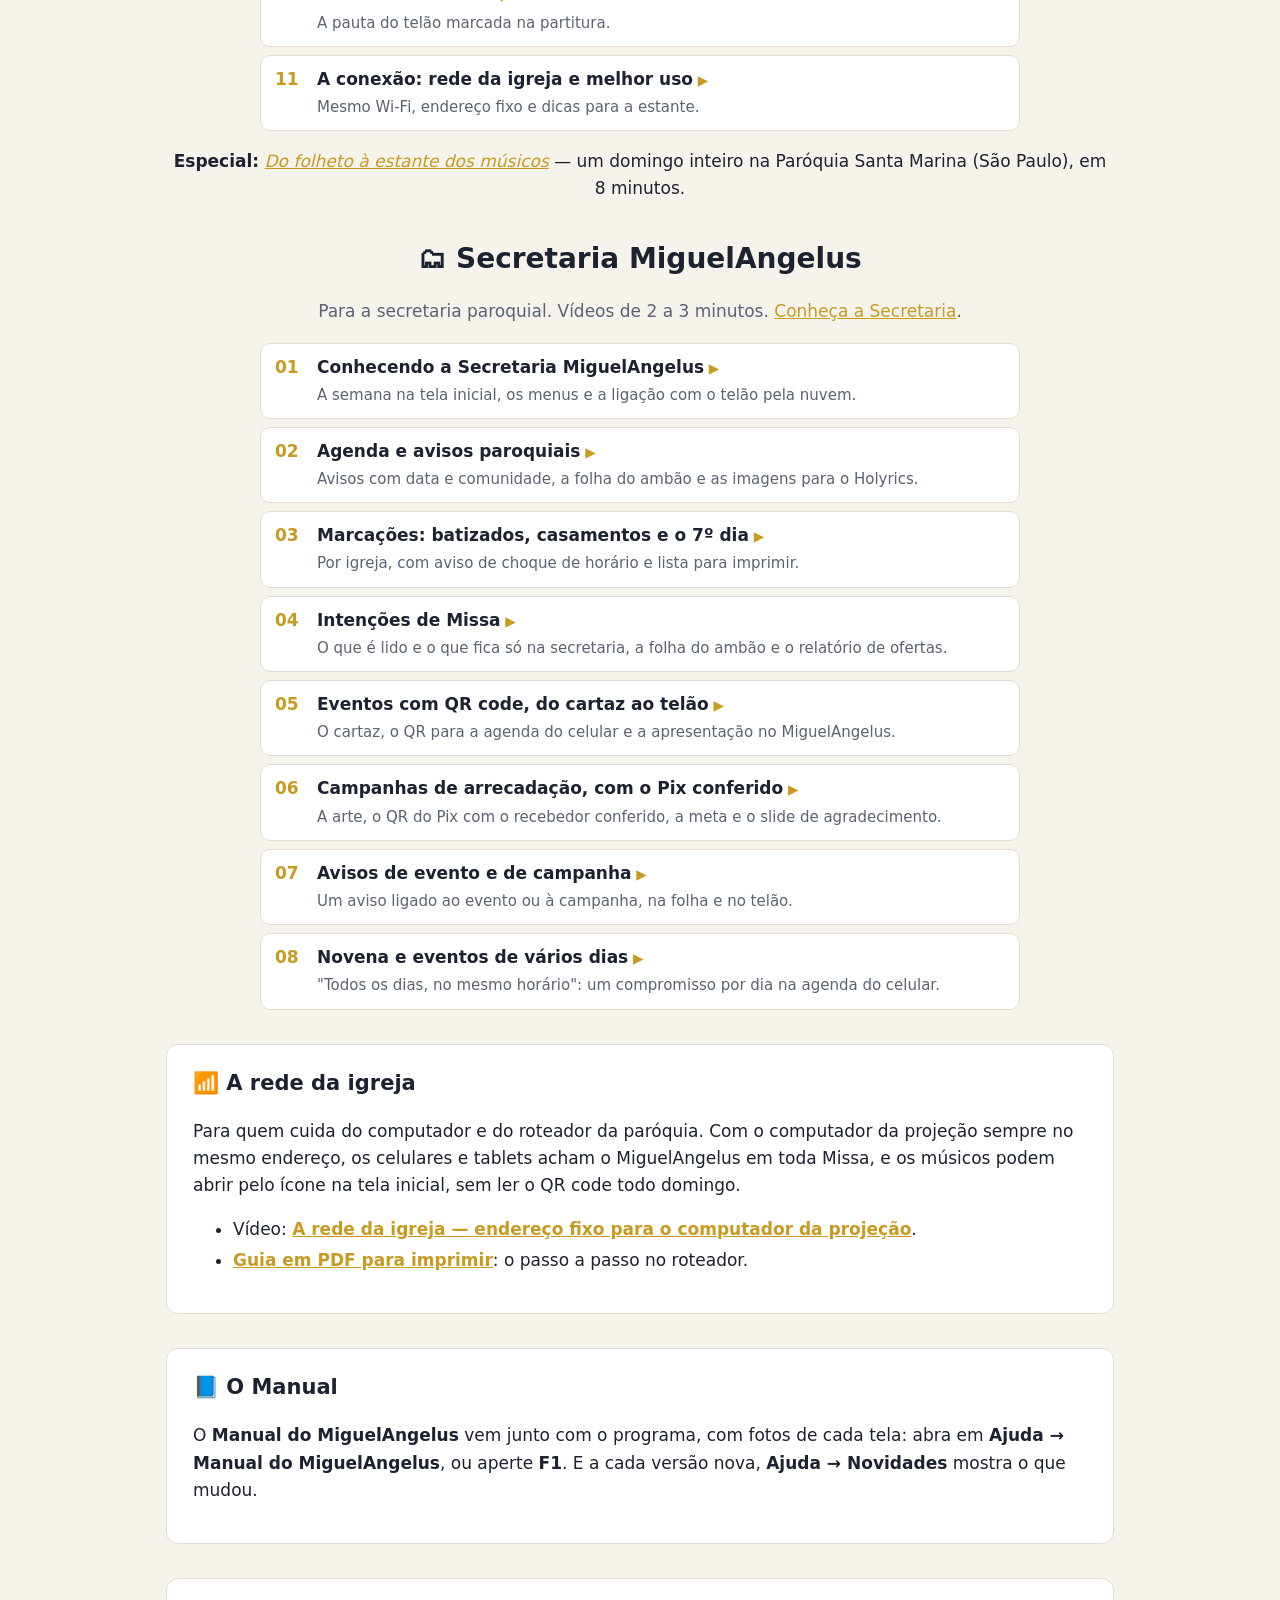
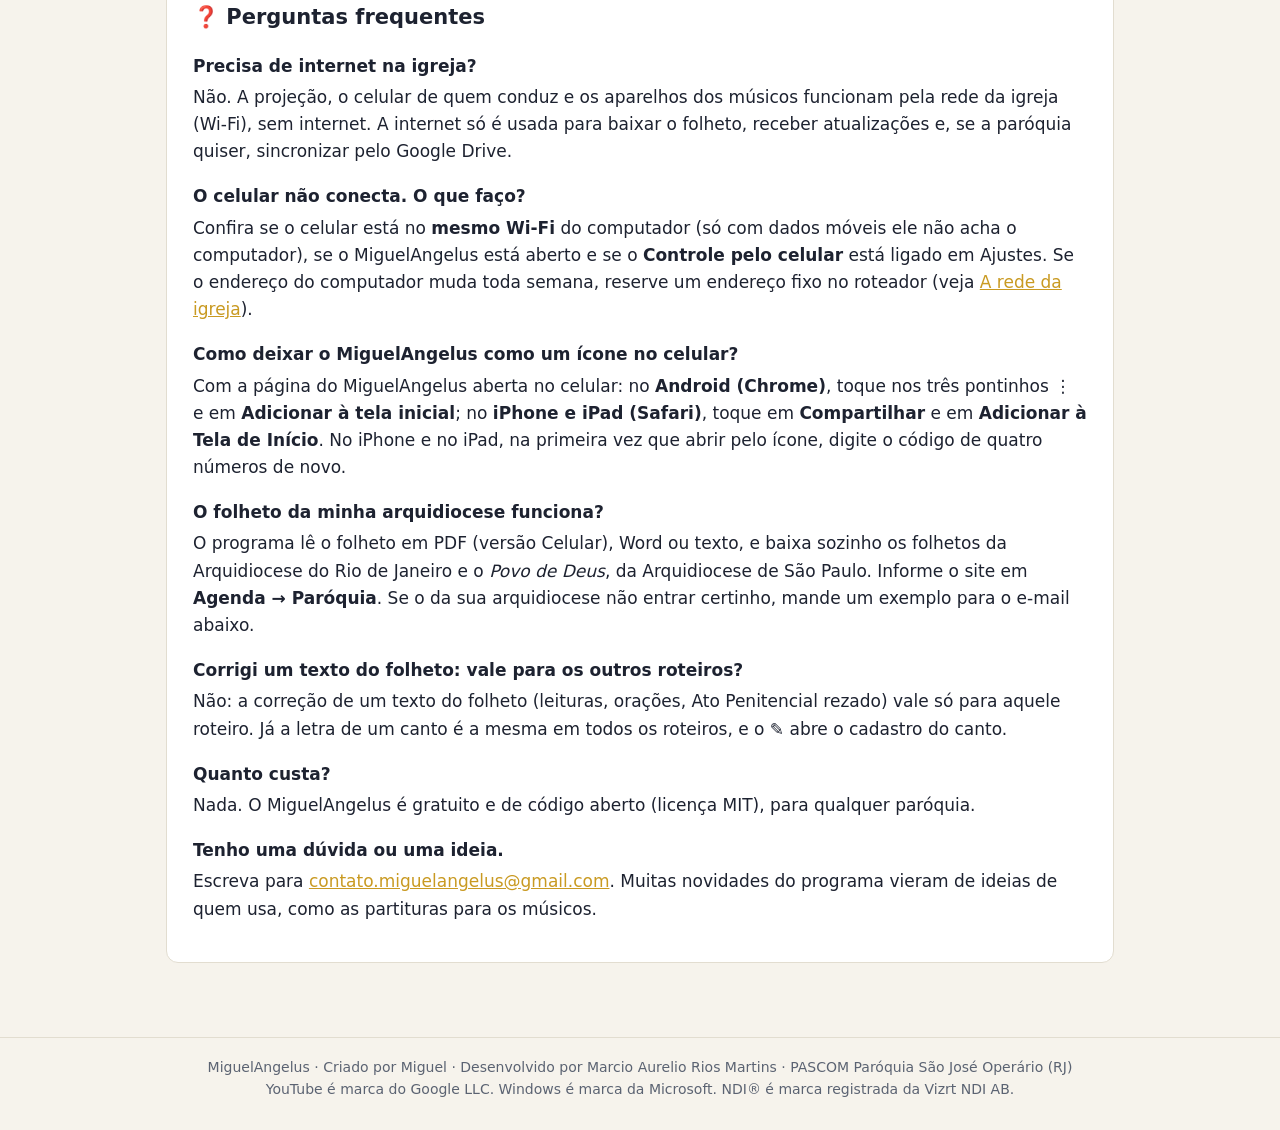
<file: aprenda.html>
<!doctype html>
<html lang="pt-BR">
<head>
<meta charset="utf-8">
<meta name="viewport" content="width=device-width, initial-scale=1">
<title>Aprenda — MiguelAngelus</title>
<meta name="description" content="Vídeos tutoriais, guias e perguntas frequentes do MiguelAngelus, o programa gratuito de projeção para a Missa.">
<meta property="og:type" content="website">
<meta property="og:title" content="Aprenda a usar o MiguelAngelus">
<meta property="og:description" content="Vídeos curtos: a Missa no telão, os músicos, a rede da igreja. Gratuito, para qualquer paróquia.">
<meta property="og:image" content="https://pascom-sjo.github.io/img/compartilhar.png">
<meta property="og:url" content="https://pascom-sjo.github.io/aprenda.html">
<meta property="og:locale" content="pt_BR">
<link rel="icon" href="img/icone.svg" type="image/svg+xml">
<link rel="apple-touch-icon" href="img/icone-256.png">
<link rel="stylesheet" href="estilo.css">
</head>
<body>
<header class="topo"><div class="dentro">
  <img src="img/icone-256.png" alt="">
  <div class="nome"><b>Miguel</b>Angelus</div>
  <nav><a href="index.html">Início</a><a href="index.html#recursos">Recursos</a><a href="secretaria.html">Secretaria</a><a href="aprenda.html" class="atual">Aprenda</a><a href="index.html#instalar">Instalar</a><a href="privacidade.html">Privacidade</a><a href="termos.html">Termos de uso</a></nav>
</div></header>

<main>
  <section class="destaque">
    <div>
      <h1>Aprenda a usar o MiguelAngelus</h1>
      <p>Vídeos curtos, de 1 a 3 minutos, para a equipe da projeção, os músicos e quem cuida da rede da igreja.
        Todos no canal do MiguelAngelus no YouTube.</p>
      <div class="botoes">
        <a class="baixar" href="https://www.youtube.com/@MiguelAngelusapp" target="_blank" rel="noopener">▶ Abrir o canal MiguelAngelus</a>
        <a class="sec" href="#perguntas">Perguntas frequentes</a>
      </div>
      <p class="pequeno sutil">Comece pelos <b>Primeiros passos</b>, na ordem. Depois, veja só o que interessa.</p>
    </div>
  </section>

  <section id="primeiros-passos">
    <h2 class="secao">▶ Primeiros passos: a Missa no telão</h2>
    <p class="sutil centro">Para a equipe da projeção. Assista na ordem.</p>
    <ol class="videos">
      <li><a href="https://www.youtube.com/watch?v=IP-BPBpENg4" target="_blank" rel="noopener"><b>Visão geral: conduzindo a Missa no telão</b></a><span>A tela de controle, os roteiros, os slides, o Próximo e a janela de projeção.</span></li>
      <li><a href="https://www.youtube.com/watch?v=v8vPpoYq4sc" target="_blank" rel="noopener"><b>O folheto da Missa vira roteiro</b></a><span>Baixar o folheto da arquidiocese, conferir, corrigir um slide, forma breve e intenções.</span></li>
      <li><a href="https://www.youtube.com/watch?v=aPjukPn1IeI" target="_blank" rel="noopener"><b>Cantos e o celular de quem conduz</b></a><span>Procurar o canto, os favoritos, o celular como controle remoto e o tablet ou TV como segunda tela.</span></li>
      <li><a href="https://www.youtube.com/watch?v=PjVx7g1lpFs" target="_blank" rel="noopener"><b>O terço e os Ajustes</b></a><span>O terço com os mistérios do dia, os desenhos no telão e as versões com outros textos.</span></li>
      <li><a href="https://www.youtube.com/watch?v=voOOhOJmszQ" target="_blank" rel="noopener"><b>Slides do tamanho certo, sozinhos</b></a><span>A formatação automática: letra, linhas e divisão no fim da frase.</span></li>
      <li><a href="https://www.youtube.com/watch?v=sp46ne_4Itw" target="_blank" rel="noopener"><b>A aparência do telão</b></a><span>Fonte, cores, temas, perfis e como destacar um trecho.</span></li>
      <li><a href="https://www.youtube.com/watch?v=cwU9OQ8MCDc" target="_blank" rel="noopener"><b>Câmeras PTZ e joystick</b></a><span>A câmera no telão, as posições prontas e o joystick.</span></li>
      <li><a href="https://www.youtube.com/watch?v=eeu5S2wJVYg" target="_blank" rel="noopener"><b>As letras e o Pix na transmissão</b></a><span>A faixa de letras e o telão inteiro no OBS, por NDI.</span></li>
      <li><a href="https://www.youtube.com/watch?v=JT7ObTkex7A" target="_blank" rel="noopener"><b>Os botões durante a celebração</b></a><span>Limpar, Mudo, Congelar, Altar, Aviso, o Pix no ofertório e as teclas.</span></li>
      <li><a href="https://www.youtube.com/watch?v=n_7Xwhef7JY" target="_blank" rel="noopener"><b>A Bíblia católica completa, e como tudo começou</b></a><span>Os 73 livros prontos para o telão.</span></li>
      <li><a href="https://www.youtube.com/watch?v=EzfdM4VV_Rk" target="_blank" rel="noopener"><b>Configuração da paróquia: matriz, capelas e celebrações</b></a><span>A Agenda, a matriz e as capelas, as celebrações de cada uma e o calendário.</span></li>
      <li><a href="https://www.youtube.com/watch?v=37DgHzxfRL0" target="_blank" rel="noopener"><b>O telão de cada comunidade: imagens, tema e o padrão dos slides</b></a><span>A apresentação de cada capela, o roteiro pela Agenda e o padrão dos slides.</span></li>
    </ol>
  </section>

  <section id="novidades">
    <h2 class="secao">✨ Novidades do MiguelAngelus</h2>
    <p class="sutil centro">Os recursos mais novos, de cerca de 2 minutos cada. Continuam a numeração dos Primeiros passos.</p>
    <ol class="videos" style="counter-reset: v 13">
      <li><a href="https://www.youtube.com/watch?v=EYs0SDmdplU" target="_blank" rel="noopener"><b>Eventos com QR code no telão</b></a><span>O cartaz e o QR que põe o evento na agenda do celular, e "Todos os eventos por vir".</span></li>
      <li><a href="https://www.youtube.com/watch?v=dfPPJB55aNw" target="_blank" rel="noopener"><b>Campanhas no telão, com o Pix</b></a><span>A arte, o Pix conferido e o mostrador da meta, atualizado pela secretaria.</span></li>
      <li><a href="https://www.youtube.com/watch?v=DQVttBT3B0o" target="_blank" rel="noopener"><b>Antes da Missa: boas-vindas, eventos e campanhas repetindo sozinhos</b></a><span>O vídeo de boas-vindas de cada igreja, o grupo que se repete e pôr nos outros roteiros.</span></li>
      <li><a href="https://www.youtube.com/watch?v=oyFbbQ7y2So" target="_blank" rel="noopener"><b>Avisos de evento e de campanha</b></a><span>O aviso que traz o slide pronto do evento ou da campanha, na ordem da folha.</span></li>
      <li><a href="https://www.youtube.com/watch?v=HTsL_z11GZo" target="_blank" rel="noopener"><b>Vídeos e áudios na nuvem da paróquia</b></a><span>A prévia direto da nuvem, marcar pastas e baixar ou enviar numa fila.</span></li>
      <li><a href="https://www.youtube.com/watch?v=KkN-7a9F8sE" target="_blank" rel="noopener"><b>Liturgia do dia: as Missas de semana montadas sozinhas</b></a><span>Buscar a liturgia, escolher a Missa da Agenda e montar o roteiro.</span></li>
      <li><a href="https://www.youtube.com/watch?v=tw2hbSYZ7eA" target="_blank" rel="noopener"><b>Pequenos recursos: silêncio, recomeçar o canto, imagem e Atualizar</b></a><span>O momento de silêncio, o ↺ Recomeçar, a imagem no roteiro e o ☁ Atualizar.</span></li>
    </ol>
  </section>

  <section id="musicos">
    <h2 class="secao">🎸 MiguelAngelus para os músicos</h2>
    <p class="sutil centro">Cifras e partituras no celular e no tablet, acompanhando o telão. Vídeos de cerca de 1 minuto.</p>
    <ol class="videos">
      <li><a href="https://www.youtube.com/watch?v=-tGVYX2IwB4" target="_blank" rel="noopener"><b>O que o MiguelAngelus faz pelo grupo de canto</b></a><span>Cifra para o violão, partitura para sopro, teclado e coral.</span></li>
      <li><a href="https://www.youtube.com/watch?v=q9SGVaPQXMQ" target="_blank" rel="noopener"><b>Cadastrar um canto</b></a><span>Colar a letra e organizar: os acordes saem e o refrão é separado.</span></li>
      <li><a href="https://www.youtube.com/watch?v=NchNp-fsMpY" target="_blank" rel="noopener"><b>Trazer muitos cantos de uma vez</b></a><span>Dos folhetos, de arquivos e de outra paróquia.</span></li>
      <li><a href="https://www.youtube.com/watch?v=kTmy6ZixBcg" target="_blank" rel="noopener"><b>A cifra do canto</b></a><span>Onde colar e como aproveitar a cifra de outro cadastro.</span></li>
      <li><a href="https://www.youtube.com/watch?v=zkJlRA2pbbc" target="_blank" rel="noopener"><b>A partitura de um canto</b></a><span>PDF ou foto, sem as margens brancas.</span></li>
      <li><a href="https://www.youtube.com/watch?v=RlEklagdGHo" target="_blank" rel="noopener"><b>As partituras do folheto do domingo</b></a><span>O PDF do domingo inteiro, separado por música e ligado a cada canto.</span></li>
      <li><a href="https://www.youtube.com/watch?v=58seXIcKOBA" target="_blank" rel="noopener"><b>Os cantos no roteiro da Missa</b></a><span>Escolher o canto de cada momento.</span></li>
      <li><a href="https://www.youtube.com/watch?v=KqhwJskAO8o" target="_blank" rel="noopener"><b>Conectar o celular ou o tablet</b></a><span>QR code e papel Músico, uma vez só.</span></li>
      <li><a href="https://www.youtube.com/watch?v=SN7b-cWgc-Q" target="_blank" rel="noopener"><b>O app dos músicos durante a Missa</b></a><span>A linha no telão destacada, o tom e os instrumentos transpositores.</span></li>
      <li><a href="https://www.youtube.com/watch?v=k_wpFDki38M" target="_blank" rel="noopener"><b>Partitura no tablet</b></a><span>A pauta do telão marcada na partitura.</span></li>
      <li><a href="https://www.youtube.com/watch?v=2-lmtrY2Qa8" target="_blank" rel="noopener"><b>A conexão: rede da igreja e melhor uso</b></a><span>Mesmo Wi-Fi, endereço fixo e dicas para a estante.</span></li>
    </ol>
    <p class="centro"><b>Especial:</b> <a href="https://www.youtube.com/watch?v=8jf4GNh77UA" target="_blank" rel="noopener"><i>Do folheto à estante dos músicos</i></a> — um domingo inteiro na Paróquia Santa Marina (São Paulo), em 8 minutos.</p>
  </section>

  <section id="secretaria">
    <h2 class="secao">🗂 Secretaria MiguelAngelus</h2>
    <p class="sutil centro">Para a secretaria paroquial. Vídeos de 2 a 3 minutos. <a href="secretaria.html">Conheça a Secretaria</a>.</p>
    <ol class="videos">
      <li><a href="https://www.youtube.com/watch?v=xw4cjRucmkA" target="_blank" rel="noopener"><b>Conhecendo a Secretaria MiguelAngelus</b></a><span>A semana na tela inicial, os menus e a ligação com o telão pela nuvem.</span></li>
      <li><a href="https://www.youtube.com/watch?v=UZnHz8_326o" target="_blank" rel="noopener"><b>Agenda e avisos paroquiais</b></a><span>Avisos com data e comunidade, a folha do ambão e as imagens para o Holyrics.</span></li>
      <li><a href="https://www.youtube.com/watch?v=wwzuWGZzKMw" target="_blank" rel="noopener"><b>Marcações: batizados, casamentos e o 7º dia</b></a><span>Por igreja, com aviso de choque de horário e lista para imprimir.</span></li>
      <li><a href="https://www.youtube.com/watch?v=iG0Xdqu1I_o" target="_blank" rel="noopener"><b>Intenções de Missa</b></a><span>O que é lido e o que fica só na secretaria, a folha do ambão e o relatório de ofertas.</span></li>
      <li><a href="https://www.youtube.com/watch?v=uXlv-4-wumE" target="_blank" rel="noopener"><b>Eventos com QR code, do cartaz ao telão</b></a><span>O cartaz, o QR para a agenda do celular e a apresentação no MiguelAngelus.</span></li>
      <li><a href="https://www.youtube.com/watch?v=1LWg4E6CQec" target="_blank" rel="noopener"><b>Campanhas de arrecadação, com o Pix conferido</b></a><span>A arte, o QR do Pix com o recebedor conferido, a meta e o slide de agradecimento.</span></li>
      <li><a href="https://www.youtube.com/watch?v=oyFbbQ7y2So" target="_blank" rel="noopener"><b>Avisos de evento e de campanha</b></a><span>Um aviso ligado ao evento ou à campanha, na folha e no telão.</span></li>
      <li><a href="https://www.youtube.com/watch?v=W9V2_zfn3Zo" target="_blank" rel="noopener"><b>Novena e eventos de vários dias</b></a><span>"Todos os dias, no mesmo horário": um compromisso por dia na agenda do celular.</span></li>
    </ol>
  </section>

  <section id="rede" class="texto">
    <h2 style="margin-top:0">📶 A rede da igreja</h2>
    <p>Para quem cuida do computador e do roteador da paróquia. Com o computador da projeção sempre no mesmo endereço,
      os celulares e tablets acham o MiguelAngelus em toda Missa, e os músicos podem abrir pelo ícone na tela inicial,
      sem ler o QR code todo domingo.</p>
    <ul>
      <li>Vídeo: <a href="https://www.youtube.com/watch?v=lMeTor6tQEg" target="_blank" rel="noopener"><b>A rede da igreja — endereço fixo para o computador da projeção</b></a>.</li>
      <li><a href="guia-rede-da-igreja.pdf"><b>Guia em PDF para imprimir</b></a>: o passo a passo no roteador.</li>
    </ul>
  </section>

  <section id="manual" class="texto">
    <h2 style="margin-top:0">📘 O Manual</h2>
    <p>O <b>Manual do MiguelAngelus</b> vem junto com o programa, com fotos de cada tela: abra em <b>Ajuda → Manual do MiguelAngelus</b>,
      ou aperte <b>F1</b>. E a cada versão nova, <b>Ajuda → Novidades</b> mostra o que mudou.</p>
  </section>

  <section id="perguntas" class="texto">
    <h2 style="margin-top:0">❓ Perguntas frequentes</h2>
    <h3>Precisa de internet na igreja?</h3>
    <p>Não. A projeção, o celular de quem conduz e os aparelhos dos músicos funcionam pela rede da igreja (Wi-Fi), sem internet.
      A internet só é usada para baixar o folheto, receber atualizações e, se a paróquia quiser, sincronizar pelo Google Drive.</p>
    <h3>O celular não conecta. O que faço?</h3>
    <p>Confira se o celular está no <b>mesmo Wi-Fi</b> do computador (só com dados móveis ele não acha o computador), se o MiguelAngelus
      está aberto e se o <b>Controle pelo celular</b> está ligado em Ajustes. Se o endereço do computador muda toda semana,
      reserve um endereço fixo no roteador (veja <a href="#rede">A rede da igreja</a>).</p>
    <h3>Como deixar o MiguelAngelus como um ícone no celular?</h3>
    <p>Com a página do MiguelAngelus aberta no celular: no <b>Android (Chrome)</b>, toque nos três pontinhos ⋮ e em
      <b>Adicionar à tela inicial</b>; no <b>iPhone e iPad (Safari)</b>, toque em <b>Compartilhar</b> e em <b>Adicionar à Tela de Início</b>.
      No iPhone e no iPad, na primeira vez que abrir pelo ícone, digite o código de quatro números de novo.</p>
    <h3>O folheto da minha arquidiocese funciona?</h3>
    <p>O programa lê o folheto em PDF (versão Celular), Word ou texto, e baixa sozinho os folhetos da Arquidiocese do Rio de Janeiro
      e o <i>Povo de Deus</i>, da Arquidiocese de São Paulo. Informe o site em <b>Agenda → Paróquia</b>. Se o da sua arquidiocese não
      entrar certinho, mande um exemplo para o e-mail abaixo.</p>
    <h3>Corrigi um texto do folheto: vale para os outros roteiros?</h3>
    <p>Não: a correção de um texto do folheto (leituras, orações, Ato Penitencial rezado) vale só para aquele roteiro. Já a letra de um
      canto é a mesma em todos os roteiros, e o ✎ abre o cadastro do canto.</p>
    <h3>Quanto custa?</h3>
    <p>Nada. O MiguelAngelus é gratuito e de código aberto (licença MIT), para qualquer paróquia.</p>
    <h3>Tenho uma dúvida ou uma ideia.</h3>
    <p>Escreva para <a href="mailto:contato.miguelangelus@gmail.com">contato.miguelangelus@gmail.com</a>. Muitas novidades do programa
      vieram de ideias de quem usa, como as partituras para os músicos.</p>
  </section>
</main>

<footer>MiguelAngelus · Criado por Miguel · Desenvolvido por Marcio Aurelio Rios Martins · PASCOM Paróquia São José Operário (RJ)<br>
  <span class="pequeno">YouTube é marca do Google LLC. Windows é marca da Microsoft. NDI® é marca registrada da Vizrt NDI AB.</span></footer>
</body>
</html>
</file>
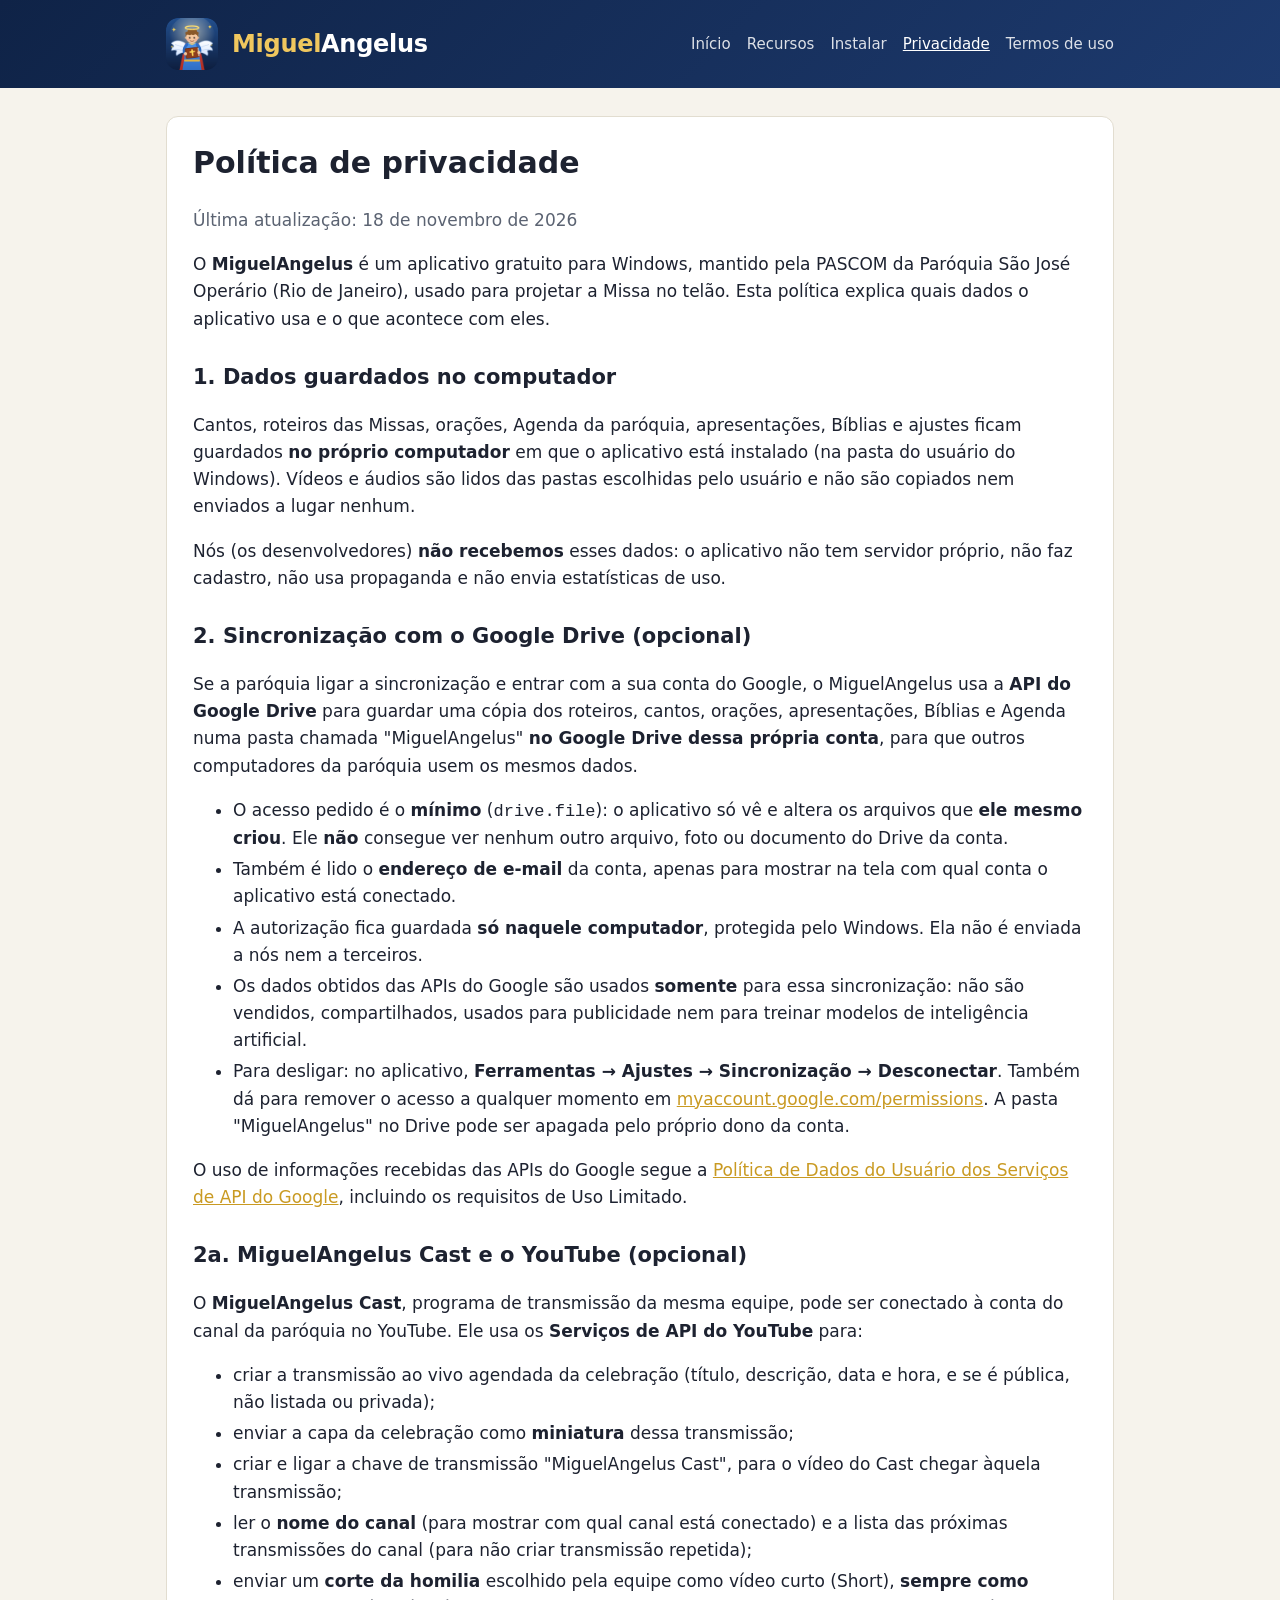
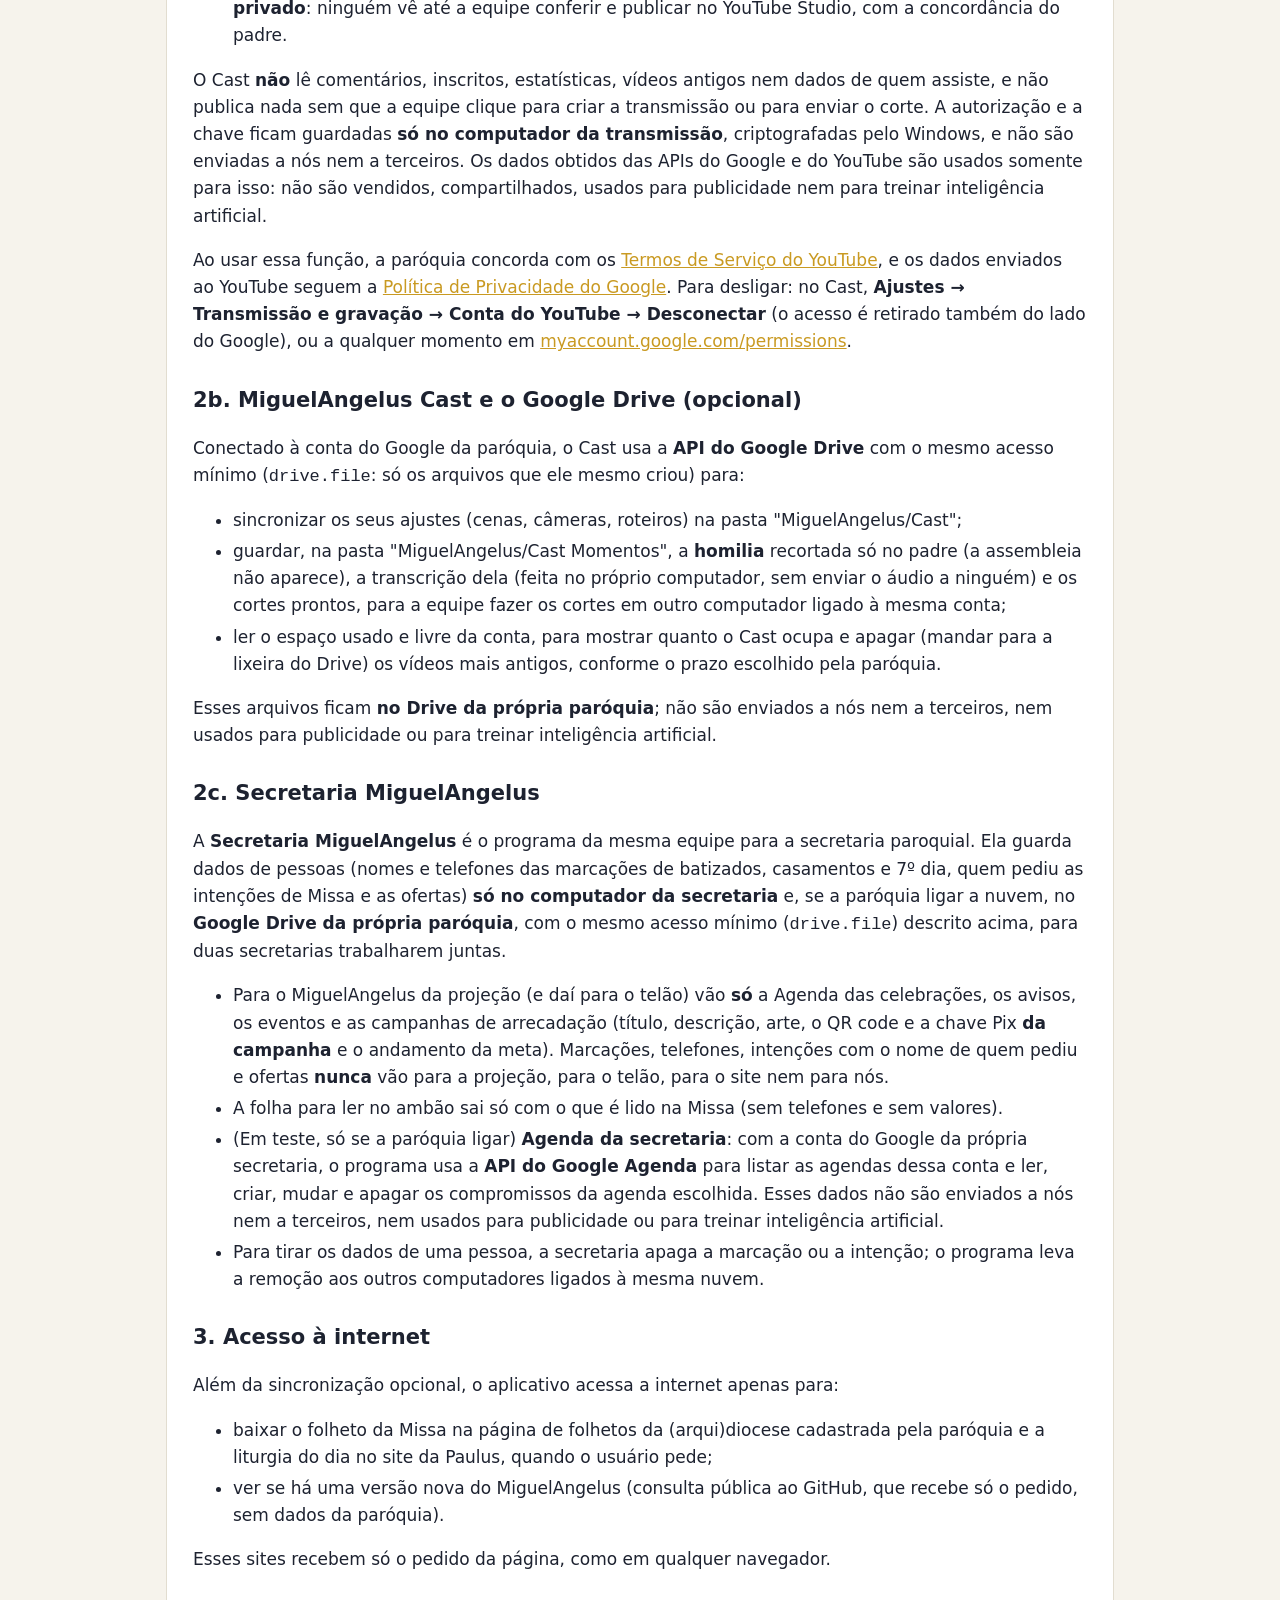
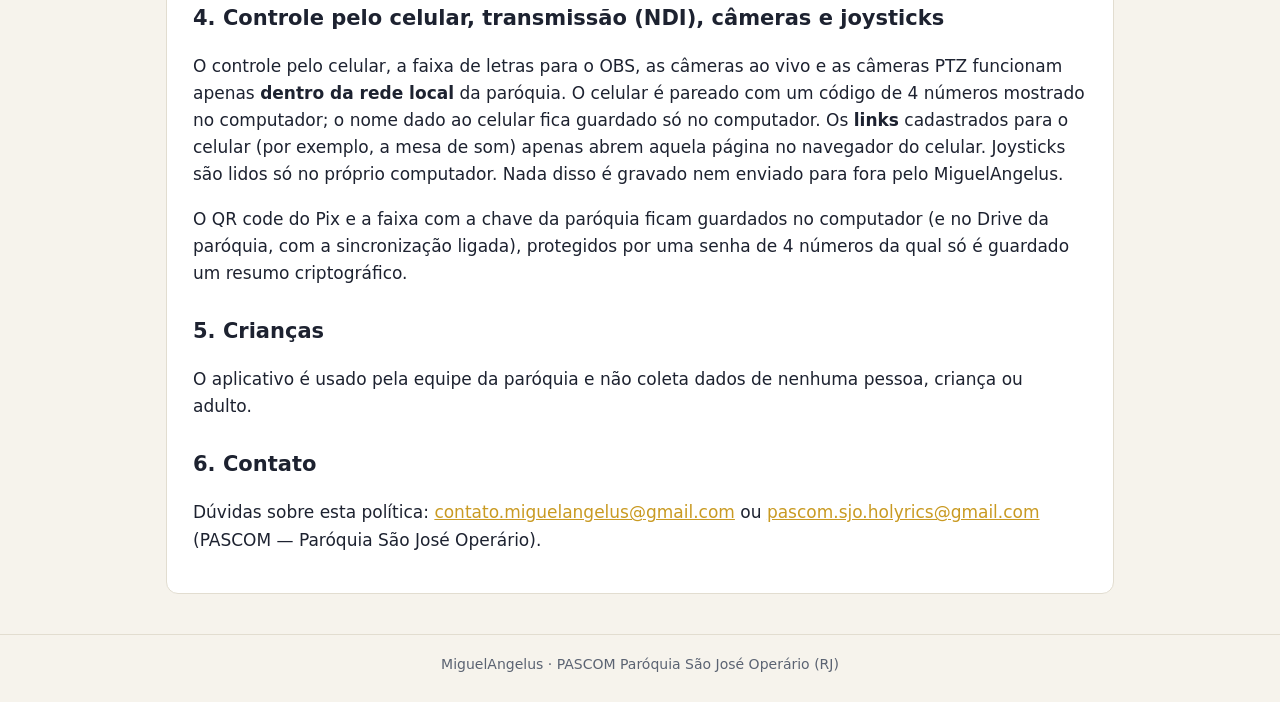
<file: privacidade.html>
<!doctype html>
<html lang="pt-BR">
<head>
<meta charset="utf-8">
<meta name="viewport" content="width=device-width, initial-scale=1">
<title>Política de privacidade — MiguelAngelus</title>
<link rel="icon" href="img/icone.svg" type="image/svg+xml">
<link rel="stylesheet" href="estilo.css">
</head>
<body>
<header class="topo"><div class="dentro">
  <img src="img/icone-256.png" alt="">
  <div class="nome"><b>Miguel</b>Angelus</div>
  <nav><a href="index.html">Início</a><a href="index.html#recursos">Recursos</a><a href="index.html#instalar">Instalar</a><a href="privacidade.html" class="atual">Privacidade</a><a href="termos.html">Termos de uso</a></nav>
</div></header>

<main><div class="texto">
  <h1>Política de privacidade</h1>
  <p class="sutil">Última atualização: 18 de novembro de 2026</p>

  <p>O <b>MiguelAngelus</b> é um aplicativo gratuito para Windows, mantido pela PASCOM da Paróquia São José Operário
    (Rio de Janeiro), usado para projetar a Missa no telão. Esta política explica quais dados o aplicativo usa e o que
    acontece com eles.</p>

  <h2>1. Dados guardados no computador</h2>
  <p>Cantos, roteiros das Missas, orações, Agenda da paróquia, apresentações, Bíblias e ajustes ficam guardados
    <b>no próprio computador</b> em que o aplicativo está instalado (na pasta do usuário do Windows). Vídeos e áudios são
    lidos das pastas escolhidas pelo usuário e não são copiados nem enviados a lugar nenhum.</p>
  <p>Nós (os desenvolvedores) <b>não recebemos</b> esses dados: o aplicativo não tem servidor próprio, não faz cadastro,
    não usa propaganda e não envia estatísticas de uso.</p>

  <h2>2. Sincronização com o Google Drive (opcional)</h2>
  <p>Se a paróquia ligar a sincronização e entrar com a sua conta do Google, o MiguelAngelus usa a <b>API do Google Drive</b>
    para guardar uma cópia dos roteiros, cantos, orações, apresentações, Bíblias e Agenda numa pasta chamada
    "MiguelAngelus" <b>no Google Drive dessa própria conta</b>, para que outros computadores da paróquia usem os mesmos dados.</p>
  <ul>
    <li>O acesso pedido é o <b>mínimo</b> (<code>drive.file</code>): o aplicativo só vê e altera os arquivos que <b>ele mesmo criou</b>.
      Ele <b>não</b> consegue ver nenhum outro arquivo, foto ou documento do Drive da conta.</li>
    <li>Também é lido o <b>endereço de e-mail</b> da conta, apenas para mostrar na tela com qual conta o aplicativo está conectado.</li>
    <li>A autorização fica guardada <b>só naquele computador</b>, protegida pelo Windows. Ela não é enviada a nós nem a terceiros.</li>
    <li>Os dados obtidos das APIs do Google são usados <b>somente</b> para essa sincronização: não são vendidos, compartilhados,
      usados para publicidade nem para treinar modelos de inteligência artificial.</li>
    <li>Para desligar: no aplicativo, <b>Ferramentas → Ajustes → Sincronização → Desconectar</b>. Também dá para remover o acesso
      a qualquer momento em <a href="https://myaccount.google.com/permissions" target="_blank" rel="noopener">myaccount.google.com/permissions</a>.
      A pasta "MiguelAngelus" no Drive pode ser apagada pelo próprio dono da conta.</li>
  </ul>
  <p>O uso de informações recebidas das APIs do Google segue a
    <a href="https://developers.google.com/terms/api-services-user-data-policy" target="_blank" rel="noopener">Política de Dados do Usuário dos Serviços de API do Google</a>,
    incluindo os requisitos de Uso Limitado.</p>

  <h2>2a. MiguelAngelus Cast e o YouTube (opcional)</h2>
  <p>O <b>MiguelAngelus Cast</b>, programa de transmissão da mesma equipe, pode ser conectado à conta do canal da paróquia no
    YouTube. Ele usa os <b>Serviços de API do YouTube</b> para:</p>
  <ul>
    <li>criar a transmissão ao vivo agendada da celebração (título, descrição, data e hora, e se é pública, não listada ou privada);</li>
    <li>enviar a capa da celebração como <b>miniatura</b> dessa transmissão;</li>
    <li>criar e ligar a chave de transmissão "MiguelAngelus Cast", para o vídeo do Cast chegar àquela transmissão;</li>
    <li>ler o <b>nome do canal</b> (para mostrar com qual canal está conectado) e a lista das próximas transmissões do canal
      (para não criar transmissão repetida);</li>
    <li>enviar um <b>corte da homilia</b> escolhido pela equipe como vídeo curto (Short), <b>sempre como privado</b>: ninguém vê
      até a equipe conferir e publicar no YouTube Studio, com a concordância do padre.</li>
  </ul>
  <p>O Cast <b>não</b> lê comentários, inscritos, estatísticas, vídeos antigos nem dados de quem assiste, e não publica nada sem
    que a equipe clique para criar a transmissão ou para enviar o corte. A autorização e a chave ficam guardadas <b>só no computador da transmissão</b>,
    criptografadas pelo Windows, e não são enviadas a nós nem a terceiros. Os dados obtidos das APIs do Google e do YouTube são
    usados somente para isso: não são vendidos, compartilhados, usados para publicidade nem para treinar inteligência artificial.</p>
  <p>Ao usar essa função, a paróquia concorda com os <a href="https://www.youtube.com/t/terms" target="_blank" rel="noopener">Termos de Serviço do YouTube</a>,
    e os dados enviados ao YouTube seguem a <a href="https://policies.google.com/privacy" target="_blank" rel="noopener">Política de Privacidade do Google</a>.
    Para desligar: no Cast, <b>Ajustes → Transmissão e gravação → Conta do YouTube → Desconectar</b> (o acesso é retirado também
    do lado do Google), ou a qualquer momento em
    <a href="https://myaccount.google.com/permissions" target="_blank" rel="noopener">myaccount.google.com/permissions</a>.</p>

  <h2>2b. MiguelAngelus Cast e o Google Drive (opcional)</h2>
  <p>Conectado à conta do Google da paróquia, o Cast usa a <b>API do Google Drive</b> com o mesmo acesso mínimo
    (<code>drive.file</code>: só os arquivos que ele mesmo criou) para:</p>
  <ul>
    <li>sincronizar os seus ajustes (cenas, câmeras, roteiros) na pasta "MiguelAngelus/Cast";</li>
    <li>guardar, na pasta "MiguelAngelus/Cast Momentos", a <b>homilia</b> recortada só no padre (a assembleia não aparece), a
      transcrição dela (feita no próprio computador, sem enviar o áudio a ninguém) e os cortes prontos, para a equipe fazer os
      cortes em outro computador ligado à mesma conta;</li>
    <li>ler o espaço usado e livre da conta, para mostrar quanto o Cast ocupa e apagar (mandar para a lixeira do Drive) os vídeos
      mais antigos, conforme o prazo escolhido pela paróquia.</li>
  </ul>
  <p>Esses arquivos ficam <b>no Drive da própria paróquia</b>; não são enviados a nós nem a terceiros, nem usados para publicidade
    ou para treinar inteligência artificial.</p>

  <h2 id="secretaria">2c. Secretaria MiguelAngelus</h2>
  <p>A <b>Secretaria MiguelAngelus</b> é o programa da mesma equipe para a secretaria paroquial. Ela guarda dados de pessoas
    (nomes e telefones das marcações de batizados, casamentos e 7º dia, quem pediu as intenções de Missa e as ofertas)
    <b>só no computador da secretaria</b> e, se a paróquia ligar a nuvem, no <b>Google Drive da própria paróquia</b>, com o mesmo
    acesso mínimo (<code>drive.file</code>) descrito acima, para duas secretarias trabalharem juntas.</p>
  <ul>
    <li>Para o MiguelAngelus da projeção (e daí para o telão) vão <b>só</b> a Agenda das celebrações, os avisos, os eventos e as
      campanhas de arrecadação (título, descrição, arte, o QR code e a chave Pix <b>da campanha</b> e o andamento da meta).
      Marcações, telefones, intenções com o nome de quem pediu e ofertas <b>nunca</b> vão para a projeção, para o telão, para o site
      nem para nós.</li>
    <li>A folha para ler no ambão sai só com o que é lido na Missa (sem telefones e sem valores).</li>
    <li>(Em teste, só se a paróquia ligar) <b>Agenda da secretaria</b>: com a conta do Google da própria secretaria, o programa usa a
      <b>API do Google Agenda</b> para listar as agendas dessa conta e ler, criar, mudar e apagar os compromissos da agenda escolhida.
      Esses dados não são enviados a nós nem a terceiros, nem usados para publicidade ou para treinar inteligência artificial.</li>
    <li>Para tirar os dados de uma pessoa, a secretaria apaga a marcação ou a intenção; o programa leva a remoção aos outros
      computadores ligados à mesma nuvem.</li>
  </ul>

  <h2>3. Acesso à internet</h2>
  <p>Além da sincronização opcional, o aplicativo acessa a internet apenas para:</p>
  <ul>
    <li>baixar o folheto da Missa na página de folhetos da (arqui)diocese cadastrada pela paróquia e a liturgia do dia no
      site da Paulus, quando o usuário pede;</li>
    <li>ver se há uma versão nova do MiguelAngelus (consulta pública ao GitHub, que recebe só o pedido, sem dados da paróquia).</li>
  </ul>
  <p>Esses sites recebem só o pedido da página, como em qualquer navegador.</p>

  <h2>4. Controle pelo celular, transmissão (NDI), câmeras e joysticks</h2>
  <p>O controle pelo celular, a faixa de letras para o OBS, as câmeras ao vivo e as câmeras PTZ funcionam apenas
    <b>dentro da rede local</b> da paróquia. O celular é pareado com um código de 4 números mostrado no computador; o nome
    dado ao celular fica guardado só no computador. Os <b>links</b> cadastrados para o celular (por exemplo, a mesa de som)
    apenas abrem aquela página no navegador do celular. Joysticks são lidos só no próprio computador. Nada disso é gravado
    nem enviado para fora pelo MiguelAngelus.</p>
  <p>O QR code do Pix e a faixa com a chave da paróquia ficam guardados no computador (e no Drive da paróquia, com a
    sincronização ligada), protegidos por uma senha de 4 números da qual só é guardado um resumo criptográfico.</p>

  <h2>5. Crianças</h2>
  <p>O aplicativo é usado pela equipe da paróquia e não coleta dados de nenhuma pessoa, criança ou adulto.</p>

  <h2>6. Contato</h2>
  <p>Dúvidas sobre esta política: <a href="mailto:contato.miguelangelus@gmail.com">contato.miguelangelus@gmail.com</a>
    ou <a href="mailto:pascom.sjo.holyrics@gmail.com">pascom.sjo.holyrics@gmail.com</a> (PASCOM — Paróquia São José Operário).</p>
</div></main>

<footer>MiguelAngelus · PASCOM Paróquia São José Operário (RJ)</footer>
</body>
</html>
</file>
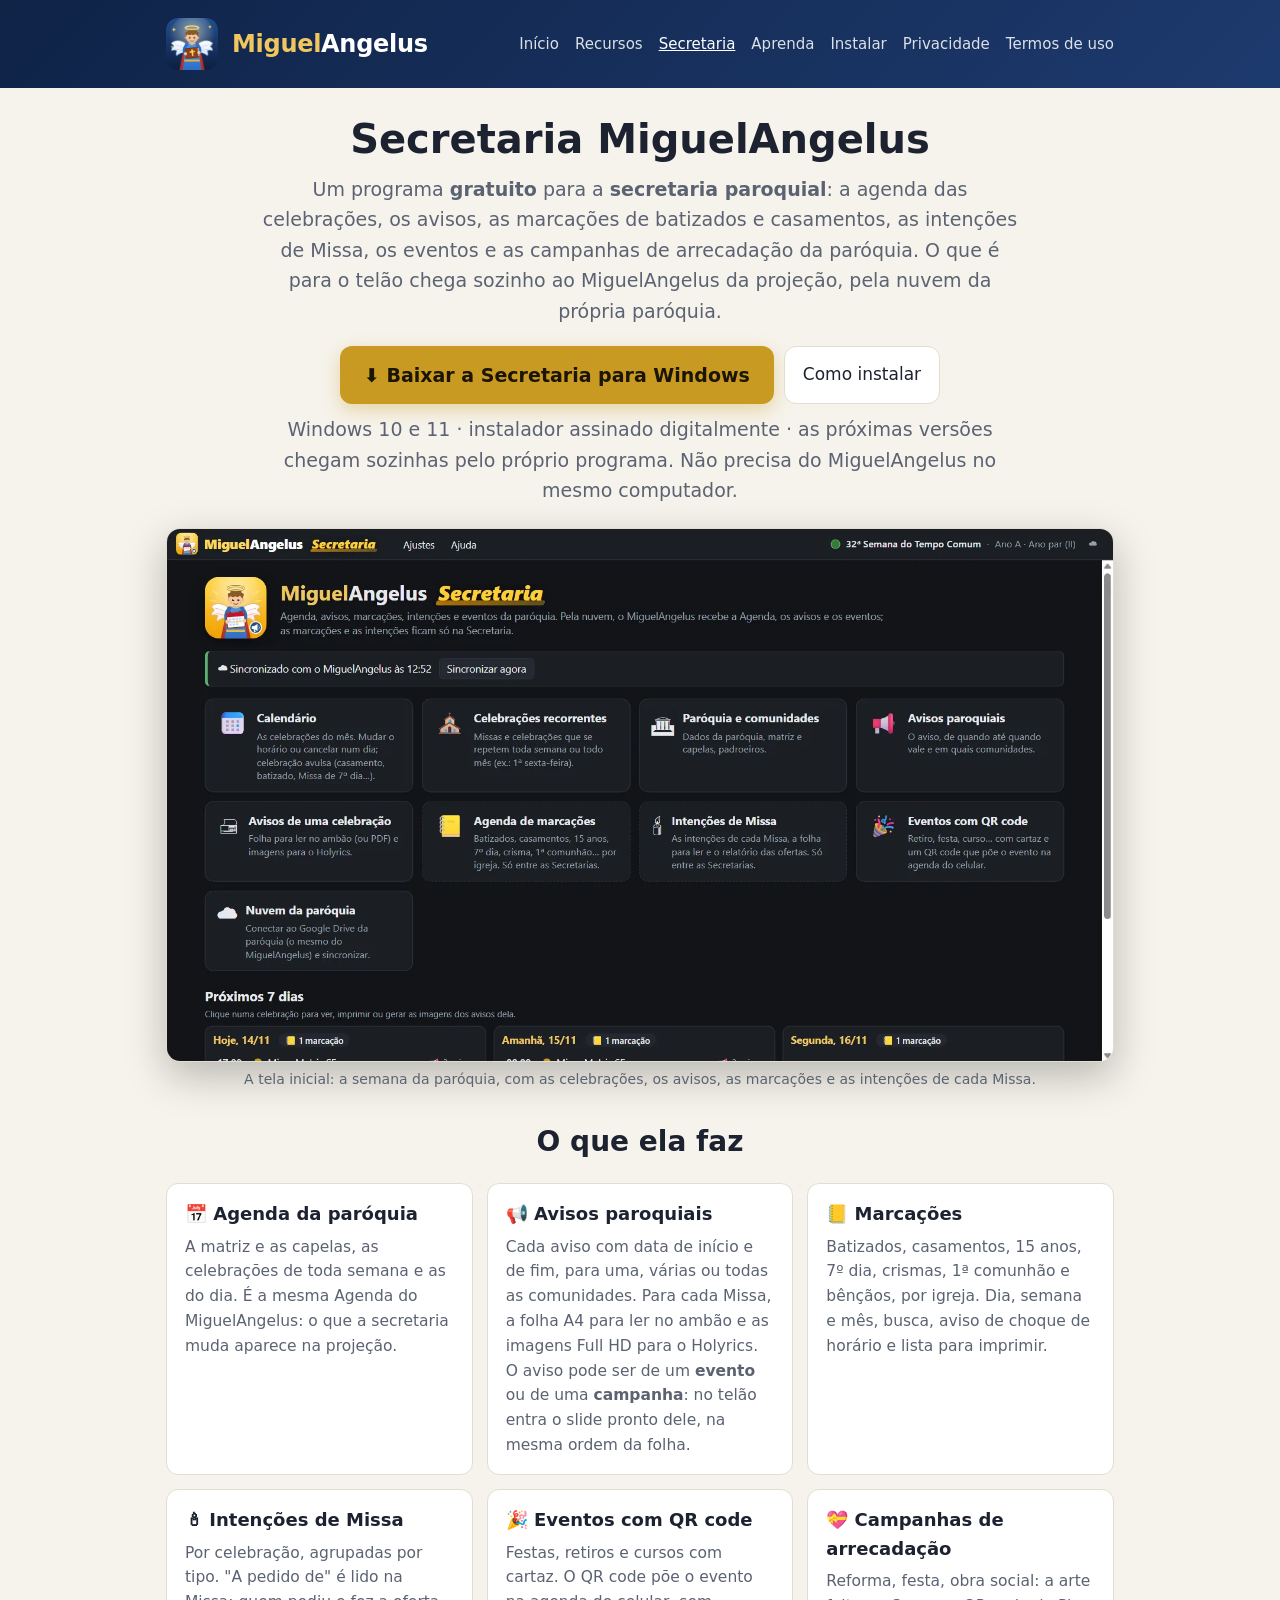
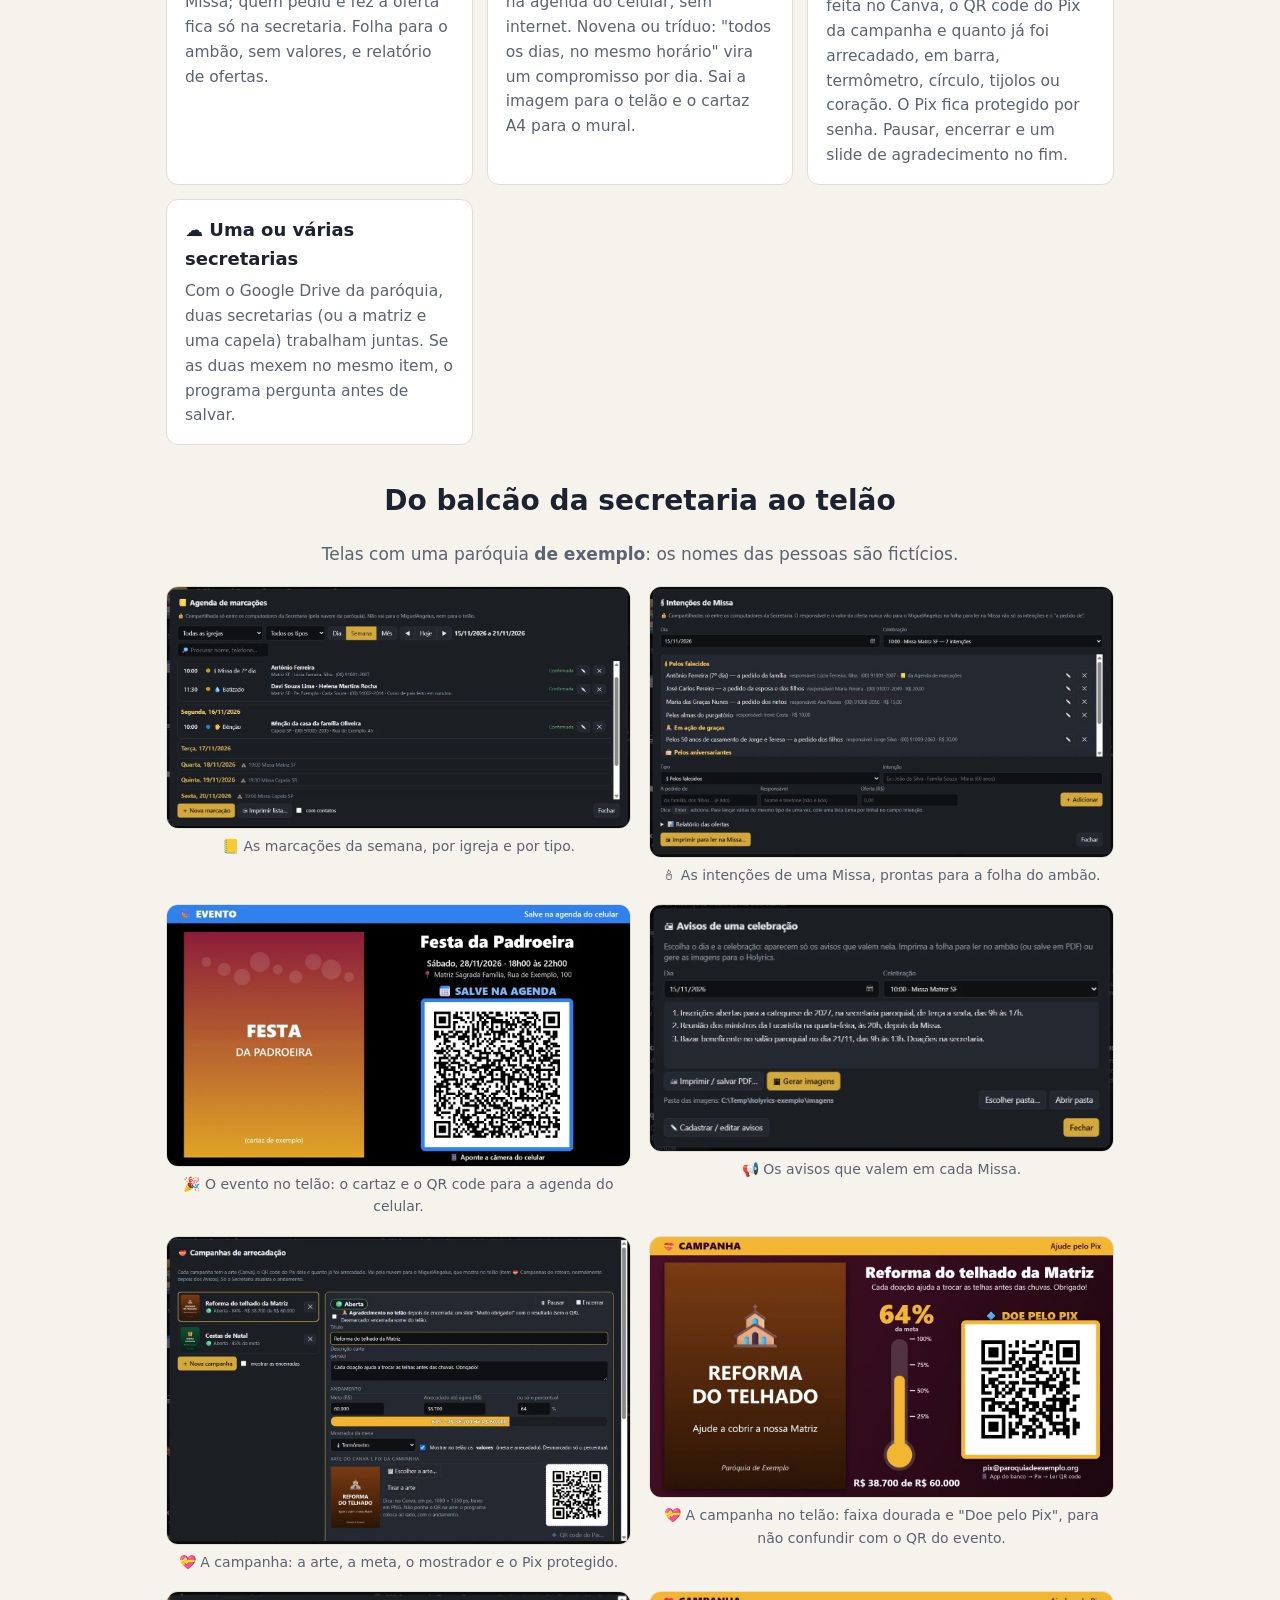
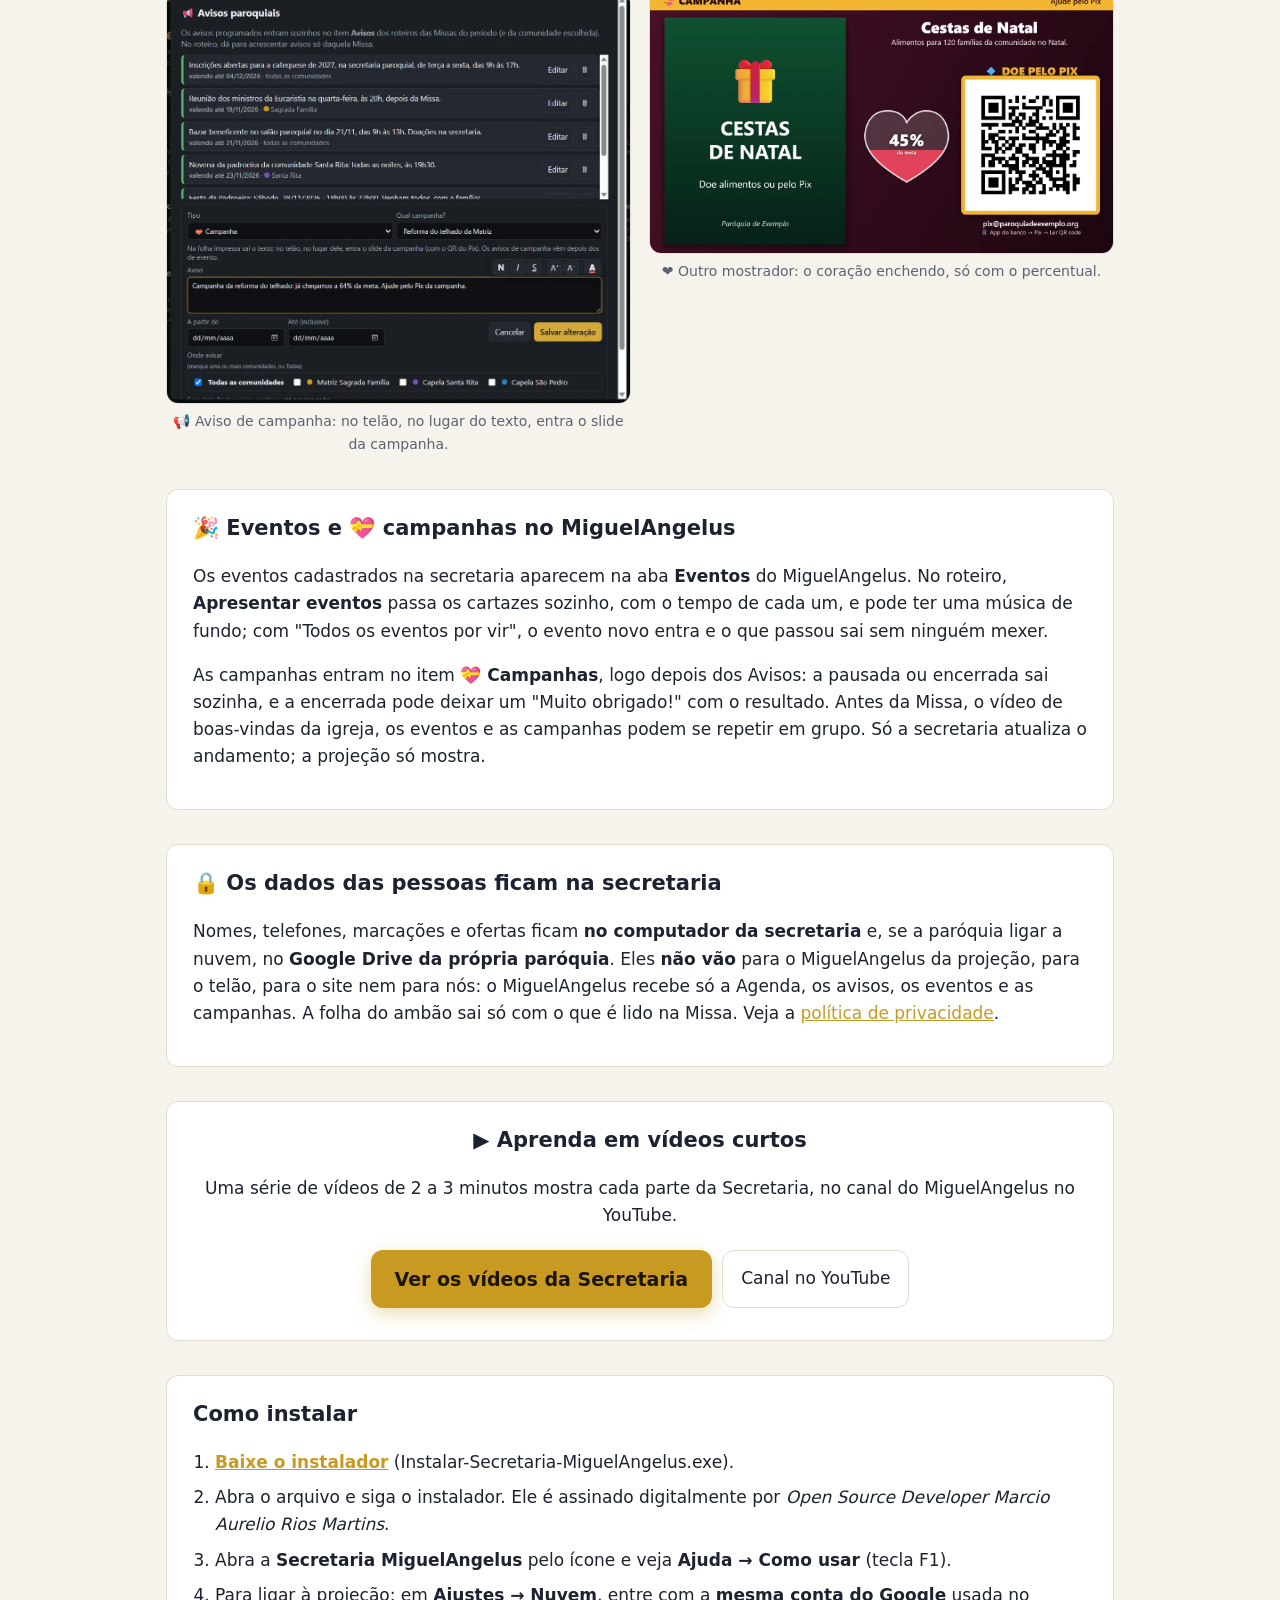
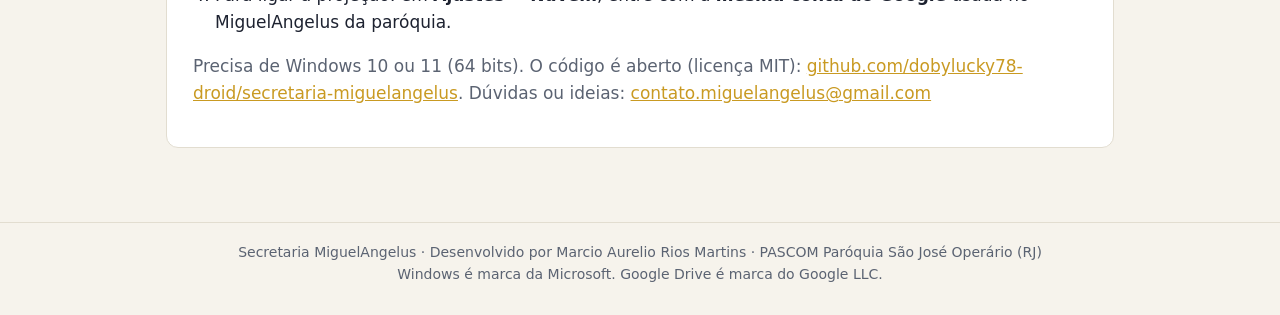
<file: secretaria.html>
<!doctype html>
<html lang="pt-BR">
<head>
<meta charset="utf-8">
<meta name="viewport" content="width=device-width, initial-scale=1">
<title>Secretaria MiguelAngelus — a secretaria paroquial ligada ao telão</title>
<meta name="description" content="Secretaria MiguelAngelus: programa gratuito para a secretaria paroquial. Agenda, avisos, marcações de batizados e casamentos, intenções de Missa e eventos com QR code, ligados ao MiguelAngelus pela nuvem da paróquia.">
<meta property="og:type" content="website">
<meta property="og:title" content="Secretaria MiguelAngelus">
<meta property="og:description" content="Agenda, avisos, marcações, intenções de Missa e eventos com QR code. Gratuito, para a secretaria paroquial.">
<meta property="og:image" content="https://pascom-sjo.github.io/img/compartilhar.png">
<meta property="og:url" content="https://pascom-sjo.github.io/secretaria.html">
<meta property="og:locale" content="pt_BR">
<link rel="icon" href="img/icone.svg" type="image/svg+xml">
<link rel="apple-touch-icon" href="img/icone-256.png">
<link rel="stylesheet" href="estilo.css">
</head>
<body>
<header class="topo"><div class="dentro">
  <img src="img/icone-256.png" alt="">
  <div class="nome"><b>Miguel</b>Angelus</div>
  <nav><a href="index.html">Início</a><a href="index.html#recursos">Recursos</a><a href="secretaria.html" class="atual">Secretaria</a><a href="aprenda.html">Aprenda</a><a href="index.html#instalar">Instalar</a><a href="privacidade.html">Privacidade</a><a href="termos.html">Termos de uso</a></nav>
</div></header>

<main>
  <section class="destaque">
    <div>
      <h1>Secretaria MiguelAngelus</h1>
      <p>Um programa <b>gratuito</b> para a <b>secretaria paroquial</b>: a agenda das celebrações, os avisos, as marcações de
        batizados e casamentos, as intenções de Missa, os eventos e as campanhas de arrecadação da paróquia. O que é para o telão chega sozinho ao
        MiguelAngelus da projeção, pela nuvem da própria paróquia.</p>
      <div class="botoes">
        <a class="baixar" href="https://github.com/dobylucky78-droid/secretaria-miguelangelus/releases/latest/download/Instalar-Secretaria-MiguelAngelus.exe">⬇ Baixar a Secretaria para Windows</a>
        <a class="sec" href="#instalar">Como instalar</a>
      </div>
      <p class="pequeno sutil">Windows 10 e 11 · instalador assinado digitalmente · as próximas versões chegam sozinhas pelo próprio programa.
        Não precisa do MiguelAngelus no mesmo computador.</p>
    </div>
    <figure class="tela-principal"><img src="img/sec_tela.webp" alt="Tela inicial da Secretaria MiguelAngelus com a semana de uma paróquia de exemplo" loading="eager">
      <figcaption>A tela inicial: a semana da paróquia, com as celebrações, os avisos, as marcações e as intenções de cada Missa.</figcaption></figure>
  </section>

  <section id="recursos-secretaria">
    <h2 class="secao">O que ela faz</h2>
    <div class="cartoes">
      <div class="cartao"><h3>📅 Agenda da paróquia</h3><p>A matriz e as capelas, as celebrações de toda semana e as do dia. É a mesma Agenda do MiguelAngelus: o que a secretaria muda aparece na projeção.</p></div>
      <div class="cartao"><h3>📢 Avisos paroquiais</h3><p>Cada aviso com data de início e de fim, para uma, várias ou todas as comunidades. Para cada Missa, a folha A4 para ler no ambão e as imagens Full HD para o Holyrics. O aviso pode ser de um <b>evento</b> ou de uma <b>campanha</b>: no telão entra o slide pronto dele, na mesma ordem da folha.</p></div>
      <div class="cartao"><h3>📒 Marcações</h3><p>Batizados, casamentos, 15 anos, 7º dia, crismas, 1ª comunhão e bênçãos, por igreja. Dia, semana e mês, busca, aviso de choque de horário e lista para imprimir.</p></div>
      <div class="cartao"><h3>🕯 Intenções de Missa</h3><p>Por celebração, agrupadas por tipo. "A pedido de" é lido na Missa; quem pediu e fez a oferta fica só na secretaria. Folha para o ambão, sem valores, e relatório de ofertas.</p></div>
      <div class="cartao"><h3>🎉 Eventos com QR code</h3><p>Festas, retiros e cursos com cartaz. O QR code põe o evento na agenda do celular, sem internet. Novena ou tríduo: "todos os dias, no mesmo horário" vira um compromisso por dia. Sai a imagem para o telão e o cartaz A4 para o mural.</p></div>
      <div class="cartao"><h3>💝 Campanhas de arrecadação</h3><p>Reforma, festa, obra social: a arte feita no Canva, o QR code do Pix da campanha e quanto já foi arrecadado, em barra, termômetro, círculo, tijolos ou coração. O Pix fica protegido por senha. Pausar, encerrar e um slide de agradecimento no fim.</p></div>
      <div class="cartao"><h3>☁ Uma ou várias secretarias</h3><p>Com o Google Drive da paróquia, duas secretarias (ou a matriz e uma capela) trabalham juntas. Se as duas mexem no mesmo item, o programa pergunta antes de salvar.</p></div>
    </div>
  </section>

  <section>
    <h2 class="secao">Do balcão da secretaria ao telão</h2>
    <p class="sutil centro">Telas com uma paróquia <b>de exemplo</b>: os nomes das pessoas são fictícios.</p>
    <div class="galeria">
      <figure><img src="img/sec_marcacoes.webp" alt="Marcações da semana por igreja" loading="lazy"><figcaption>📒 As marcações da semana, por igreja e por tipo.</figcaption></figure>
      <figure><img src="img/sec_intencoes.webp" alt="Intenções de uma Missa" loading="lazy"><figcaption>🕯 As intenções de uma Missa, prontas para a folha do ambão.</figcaption></figure>
      <figure><img src="img/sec_evento.webp" alt="Imagem de um evento com o cartaz e o QR code" loading="lazy"><figcaption>🎉 O evento no telão: o cartaz e o QR code para a agenda do celular.</figcaption></figure>
      <figure><img src="img/sec_avisos.webp" alt="Avisos de uma celebração" loading="lazy"><figcaption>📢 Os avisos que valem em cada Missa.</figcaption></figure>
      <figure><img src="img/sec_campanhas.webp" alt="Cadastro de uma campanha com a arte, a meta e o QR code do Pix" loading="lazy"><figcaption>💝 A campanha: a arte, a meta, o mostrador e o Pix protegido.</figcaption></figure>
      <figure><img src="img/telao_campanha.webp" alt="Slide de uma campanha com a arte, o termômetro da meta e o QR code do Pix" loading="lazy"><figcaption>💝 A campanha no telão: faixa dourada e "Doe pelo Pix", para não confundir com o QR do evento.</figcaption></figure>
      <figure><img src="img/sec_aviso_tipo.webp" alt="Aviso do tipo campanha ligado a uma campanha cadastrada" loading="lazy"><figcaption>📢 Aviso de campanha: no telão, no lugar do texto, entra o slide da campanha.</figcaption></figure>
      <figure><img src="img/telao_campanha2.webp" alt="Slide de uma campanha com o coração enchendo, só com o percentual" loading="lazy"><figcaption>❤ Outro mostrador: o coração enchendo, só com o percentual.</figcaption></figure>
    </div>
  </section>

  <section class="texto">
    <h2 style="margin-top:0">🎉 Eventos e 💝 campanhas no MiguelAngelus</h2>
    <p>Os eventos cadastrados na secretaria aparecem na aba <b>Eventos</b> do MiguelAngelus. No roteiro,
      <b>Apresentar eventos</b> passa os cartazes sozinho, com o tempo de cada um, e pode ter uma música de fundo; com
      "Todos os eventos por vir", o evento novo entra e o que passou sai sem ninguém mexer.</p>
    <p>As campanhas entram no item <b>💝 Campanhas</b>, logo depois dos Avisos: a pausada ou encerrada sai sozinha, e a encerrada
      pode deixar um "Muito obrigado!" com o resultado. Antes da Missa, o vídeo de boas-vindas da igreja, os eventos e as
      campanhas podem se repetir em grupo. Só a secretaria atualiza o andamento; a projeção só mostra.</p>
  </section>

  <section class="texto">
    <h2 style="margin-top:0">🔒 Os dados das pessoas ficam na secretaria</h2>
    <p>Nomes, telefones, marcações e ofertas ficam <b>no computador da secretaria</b> e, se a paróquia ligar a nuvem, no
      <b>Google Drive da própria paróquia</b>. Eles <b>não vão</b> para o MiguelAngelus da projeção, para o telão, para o site nem
      para nós: o MiguelAngelus recebe só a Agenda, os avisos, os eventos e as campanhas. A folha do ambão sai só com o que é lido na Missa.
      Veja a <a href="privacidade.html#secretaria">política de privacidade</a>.</p>
  </section>

  <section class="texto centro">
    <h2 style="margin-top:0">▶ Aprenda em vídeos curtos</h2>
    <p>Uma série de vídeos de 2 a 3 minutos mostra cada parte da Secretaria, no canal do MiguelAngelus no YouTube.</p>
    <div class="botoes" style="justify-content:center">
      <a class="baixar" href="aprenda.html#secretaria">Ver os vídeos da Secretaria</a>
      <a class="sec" href="https://www.youtube.com/@MiguelAngelusapp" target="_blank" rel="noopener">Canal no YouTube</a>
    </div>
  </section>

  <section id="instalar" class="texto">
    <h2 style="margin-top:0">Como instalar</h2>
    <ol class="passos">
      <li><a href="https://github.com/dobylucky78-droid/secretaria-miguelangelus/releases/latest/download/Instalar-Secretaria-MiguelAngelus.exe"><b>Baixe o instalador</b></a> (Instalar-Secretaria-MiguelAngelus.exe).</li>
      <li>Abra o arquivo e siga o instalador. Ele é assinado digitalmente por <i>Open Source Developer Marcio Aurelio Rios Martins</i>.</li>
      <li>Abra a <b>Secretaria MiguelAngelus</b> pelo ícone e veja <b>Ajuda → Como usar</b> (tecla F1).</li>
      <li>Para ligar à projeção: em <b>Ajustes → Nuvem</b>, entre com a <b>mesma conta do Google</b> usada no MiguelAngelus da paróquia.</li>
    </ol>
    <p class="sutil">Precisa de Windows 10 ou 11 (64 bits). O código é aberto (licença MIT):
      <a href="https://github.com/dobylucky78-droid/secretaria-miguelangelus" target="_blank" rel="noopener">github.com/dobylucky78-droid/secretaria-miguelangelus</a>.
      Dúvidas ou ideias: <a href="mailto:contato.miguelangelus@gmail.com">contato.miguelangelus@gmail.com</a></p>
  </section>
</main>

<footer>Secretaria MiguelAngelus · Desenvolvido por Marcio Aurelio Rios Martins · PASCOM Paróquia São José Operário (RJ)<br>
  <span class="pequeno">Windows é marca da Microsoft. Google Drive é marca do Google LLC.</span></footer>
</body>
</html>
</file>
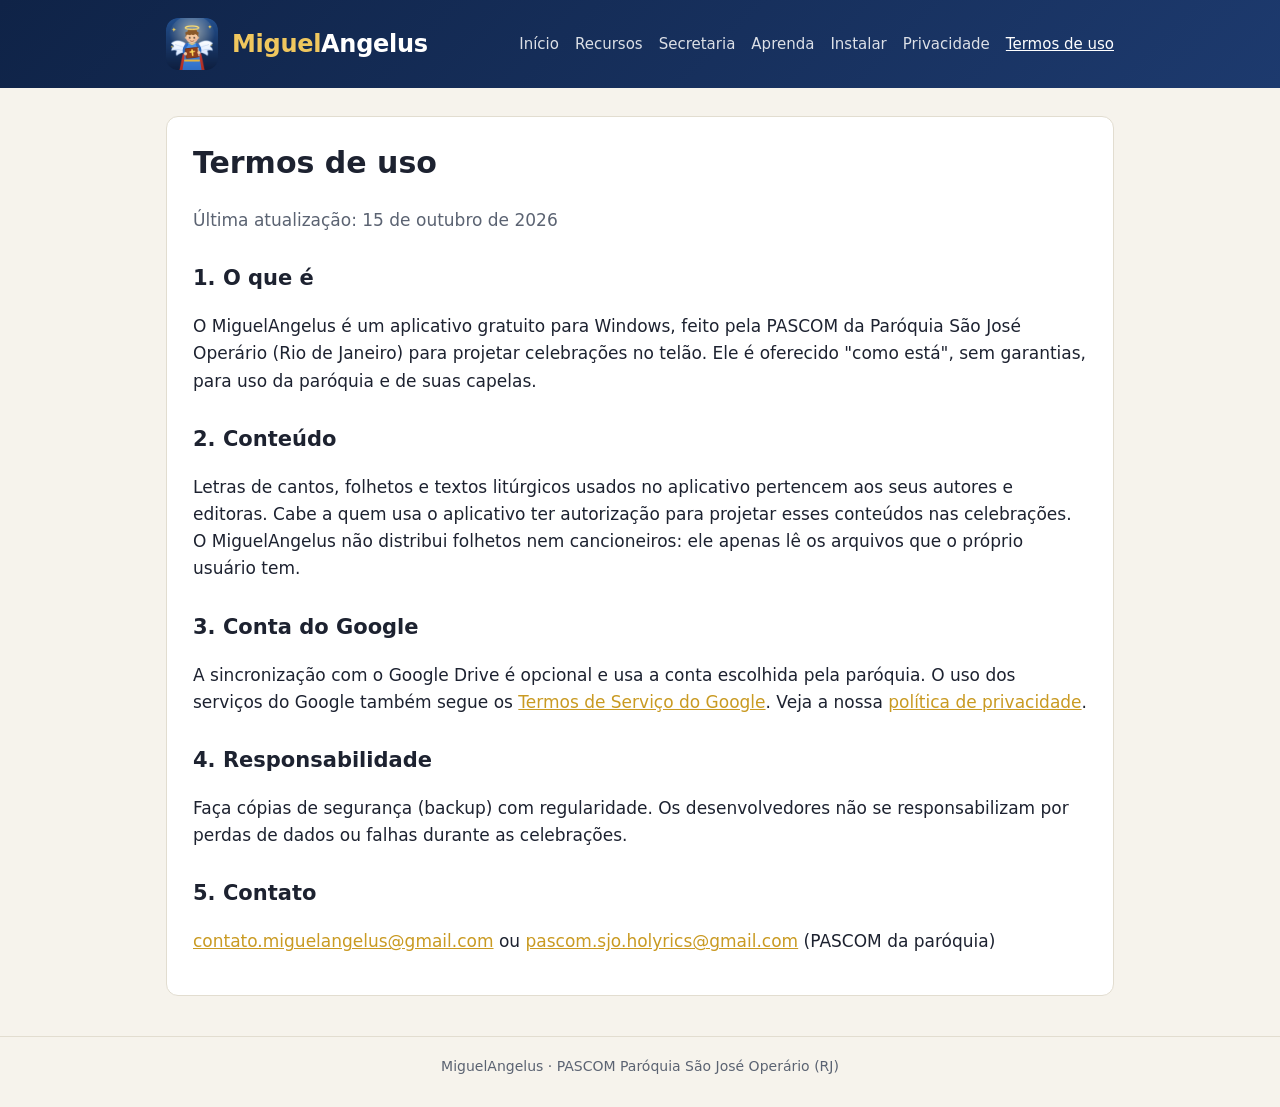
<file: termos.html>
<!doctype html>
<html lang="pt-BR">
<head>
<meta charset="utf-8">
<meta name="viewport" content="width=device-width, initial-scale=1">
<title>Termos de uso — MiguelAngelus</title>
<link rel="icon" href="img/icone.svg" type="image/svg+xml">
<link rel="stylesheet" href="estilo.css">
</head>
<body>
<header class="topo"><div class="dentro">
  <img src="img/icone-256.png" alt="">
  <div class="nome"><b>Miguel</b>Angelus</div>
  <nav><a href="index.html">Início</a><a href="index.html#recursos">Recursos</a><a href="secretaria.html">Secretaria</a><a href="aprenda.html">Aprenda</a><a href="index.html#instalar">Instalar</a><a href="privacidade.html">Privacidade</a><a href="termos.html" class="atual">Termos de uso</a></nav>
</div></header>

<main><div class="texto">
  <h1>Termos de uso</h1>
  <p class="sutil">Última atualização: 15 de outubro de 2026</p>

  <h2>1. O que é</h2>
  <p>O MiguelAngelus é um aplicativo gratuito para Windows, feito pela PASCOM da Paróquia São José Operário (Rio de Janeiro)
    para projetar celebrações no telão. Ele é oferecido "como está", sem garantias, para uso da paróquia e de suas capelas.</p>

  <h2>2. Conteúdo</h2>
  <p>Letras de cantos, folhetos e textos litúrgicos usados no aplicativo pertencem aos seus autores e editoras. Cabe a quem
    usa o aplicativo ter autorização para projetar esses conteúdos nas celebrações. O MiguelAngelus não distribui folhetos
    nem cancioneiros: ele apenas lê os arquivos que o próprio usuário tem.</p>

  <h2>3. Conta do Google</h2>
  <p>A sincronização com o Google Drive é opcional e usa a conta escolhida pela paróquia. O uso dos serviços do Google
    também segue os <a href="https://policies.google.com/terms" target="_blank" rel="noopener">Termos de Serviço do Google</a>.
    Veja a nossa <a href="privacidade.html">política de privacidade</a>.</p>

  <h2>4. Responsabilidade</h2>
  <p>Faça cópias de segurança (backup) com regularidade. Os desenvolvedores não se responsabilizam por perdas de dados ou
    falhas durante as celebrações.</p>

  <h2>5. Contato</h2>
  <p><a href="mailto:contato.miguelangelus@gmail.com">contato.miguelangelus@gmail.com</a> ou <a href="mailto:pascom.sjo.holyrics@gmail.com">pascom.sjo.holyrics@gmail.com</a> (PASCOM da paróquia)</p>
</div></main>

<footer>MiguelAngelus · PASCOM Paróquia São José Operário (RJ)</footer>
</body>
</html>
</file>
<file: estilo.css>
:root {
  --fundo: #f6f3ec; --papel: #ffffff; --texto: #1d2230; --sutil: #5b6372; --borda: #e2ddd0;
  --azul: #14284b; --dourado: #c99a22; --dourado-claro: #f0c75e;
}
@media (prefers-color-scheme: dark) {
  :root { --fundo: #121418; --papel: #1b1e24; --texto: #e7e9ec; --sutil: #98a1ab; --borda: #2f343d; --azul: #0d1a33; }
}
* { box-sizing: border-box; }
body { margin: 0; background: var(--fundo); color: var(--texto); font: 17px/1.6 "Segoe UI", system-ui, -apple-system, sans-serif; }
a { color: var(--dourado); }
.topo { background: linear-gradient(135deg, #0f2347, #1d3a6e); color: #fff; }
.topo .dentro { max-width: 980px; margin: 0 auto; padding: 18px 16px; display: flex; align-items: center; gap: 14px; }
.topo img { width: 52px; height: 52px; border-radius: 12px; }
.topo .nome { font-size: 24px; font-weight: 800; letter-spacing: -.3px; }
.topo .nome b { color: var(--dourado-claro); }
.topo nav { margin-left: auto; display: flex; gap: 16px; flex-wrap: wrap; }
.topo nav a { color: #fff; text-decoration: none; opacity: .85; font-size: 15px; }
.topo nav a:hover, .topo nav a.atual { opacity: 1; text-decoration: underline; }
main { max-width: 980px; margin: 0 auto; padding: 28px 16px 40px; }
.destaque { display: grid; grid-template-columns: 1.2fr 1fr; gap: 28px; align-items: center; margin-bottom: 30px; }
.destaque h1 { font-size: 36px; line-height: 1.15; margin: 0 0 12px; }
.destaque p { color: var(--sutil); font-size: 19px; margin: 0; }
.destaque img { width: 100%; border-radius: 14px; box-shadow: 0 10px 30px rgba(0,0,0,.18); }
.cartoes { display: grid; grid-template-columns: repeat(auto-fill, minmax(260px, 1fr)); gap: 14px; margin: 18px 0 30px; }
.cartao { background: var(--papel); border: 1px solid var(--borda); border-radius: 12px; padding: 16px 18px; }
.cartao h3 { margin: 0 0 6px; font-size: 18px; }
.cartao p { margin: 0; color: var(--sutil); font-size: 15.5px; }
.texto { background: var(--papel); border: 1px solid var(--borda); border-radius: 12px; padding: 22px 26px; }
.texto h1 { margin-top: 0; font-size: 30px; }
.texto h2 { font-size: 21px; margin-top: 28px; }
.texto li { margin: 4px 0; }
.sutil { color: var(--sutil); }
.creditos { display: flex; gap: 22px; align-items: center; justify-content: center; flex-wrap: wrap; margin: 30px 0 0; }
.creditos img { height: 84px; background: #fff; border-radius: 10px; padding: 8px; }
footer { border-top: 1px solid var(--borda); text-align: center; color: var(--sutil); font-size: 14px; padding: 18px 16px 30px; }
@media (max-width: 720px) {
  .destaque { grid-template-columns: 1fr; }
  .destaque h1 { font-size: 28px; }
  .topo nav { margin-left: 0; width: 100%; }
  .topo .dentro { flex-wrap: wrap; }
  .texto { padding: 18px 16px; }
}

/* página inicial (outubro de 2026): botão de baixar, fotos, instalação */
html { scroll-behavior: smooth; }
section { margin-bottom: 34px; scroll-margin-top: 12px; }
.destaque { grid-template-columns: 1fr 1.25fr; }
.botoes { display: flex; gap: 10px; flex-wrap: wrap; margin: 20px 0 10px; }
.baixar { background: var(--dourado); color: #1b1503; font-weight: 800; font-size: 19px; padding: 14px 24px; border-radius: 12px;
  text-decoration: none; box-shadow: 0 6px 18px rgba(201,154,34,.35); }
.baixar:hover { filter: brightness(1.06); }
.sec { padding: 14px 18px; border-radius: 12px; border: 1px solid var(--borda); text-decoration: none; color: var(--texto); background: var(--papel); }
.pequeno { font-size: 14px; }
.centro { text-align: center; }
figure { margin: 0; }
figure img { width: 100%; height: auto; display: block; border-radius: 12px; border: 1px solid var(--borda); background: #111; }
figcaption { font-size: 14px; color: var(--sutil); margin-top: 6px; text-align: center; }
.tela-principal img { box-shadow: 0 14px 40px rgba(0,0,0,.25); }
.secao { text-align: center; font-size: 28px; margin: 0 0 6px; }
.galeria { display: grid; grid-template-columns: repeat(auto-fit, minmax(300px, 1fr)); gap: 18px; margin: 18px 0; }
.galeria.celulares { grid-template-columns: repeat(2, minmax(0, 280px)); justify-content: center; gap: 28px; }
.galeria.celulares img { border-radius: 26px; border: 6px solid #22262e; }
.passos { padding-left: 22px; } .passos li { margin: 8px 0; }
.redes { display: flex; gap: 10px; justify-content: center; flex-wrap: wrap; margin-top: 18px; }
.redes a { display: inline-flex; align-items: center; gap: 8px; padding: 10px 16px; border-radius: 22px; border: 1px solid var(--borda);
  background: var(--fundo); color: var(--texto); text-decoration: none; font-weight: 600; }
@media (max-width: 860px) {
  .destaque { grid-template-columns: 1fr; }
  .galeria.celulares { grid-template-columns: repeat(2, minmax(0, 1fr)); gap: 12px; }
}
/* redes sociais da paróquia */
.redes-tit { margin: 26px 0 0; font-size: 19px; }
.redes a svg { width: 22px; height: 22px; flex: none; }
.redes a { transition: transform .12s, box-shadow .12s; }
.redes a:hover { transform: translateY(-2px); box-shadow: 0 6px 16px rgba(0,0,0,.15); }
.redes a.ig svg { color: #d6249f; } .redes a.fb svg { color: #1877f2; } .redes a.yt svg { color: #ff0000; }
/* destaque: texto em cima, centralizado; a tela grande embaixo. Galeria em 2 colunas */
.destaque { grid-template-columns: 1fr; text-align: center; gap: 22px; }
.destaque h1 { font-size: 40px; max-width: 760px; margin: 0 auto 12px; }
.destaque p { max-width: 760px; margin: 0 auto; }
.destaque .botoes { justify-content: center; }
.destaque .pequeno { margin-top: 4px; }
.galeria { grid-template-columns: repeat(auto-fit, minmax(380px, 1fr)); }
@media (max-width: 860px) { .galeria { grid-template-columns: 1fr; } .destaque h1 { font-size: 28px; } }
/* página Aprenda (novembro de 2026): lista de vídeos e perguntas */
.videos { counter-reset: v; list-style: none; padding: 0; margin: 16px auto 10px; max-width: 760px; display: grid; gap: 8px; }
.videos li { counter-increment: v; background: var(--papel); border: 1px solid var(--borda); border-radius: 10px; padding: 10px 14px 10px 56px; position: relative; }
.videos li::before { content: counter(v, decimal-leading-zero); position: absolute; left: 14px; top: 10px; font-weight: 800; color: var(--dourado); }
.videos li b { display: block; }
.videos li span { color: var(--sutil); font-size: 15px; }
.texto h3 { font-size: 17px; margin: 18px 0 4px; }
.texto h3 + p { margin-top: 0; }
.redes a.canal img { width: 22px; height: 22px; border-radius: 50%; }
.videos li a { color: inherit; text-decoration: none; }
.videos li a b::after { content: ' ▶'; color: var(--dourado); font-size: .8em; }
.videos li a:hover b { text-decoration: underline; }
</file>
